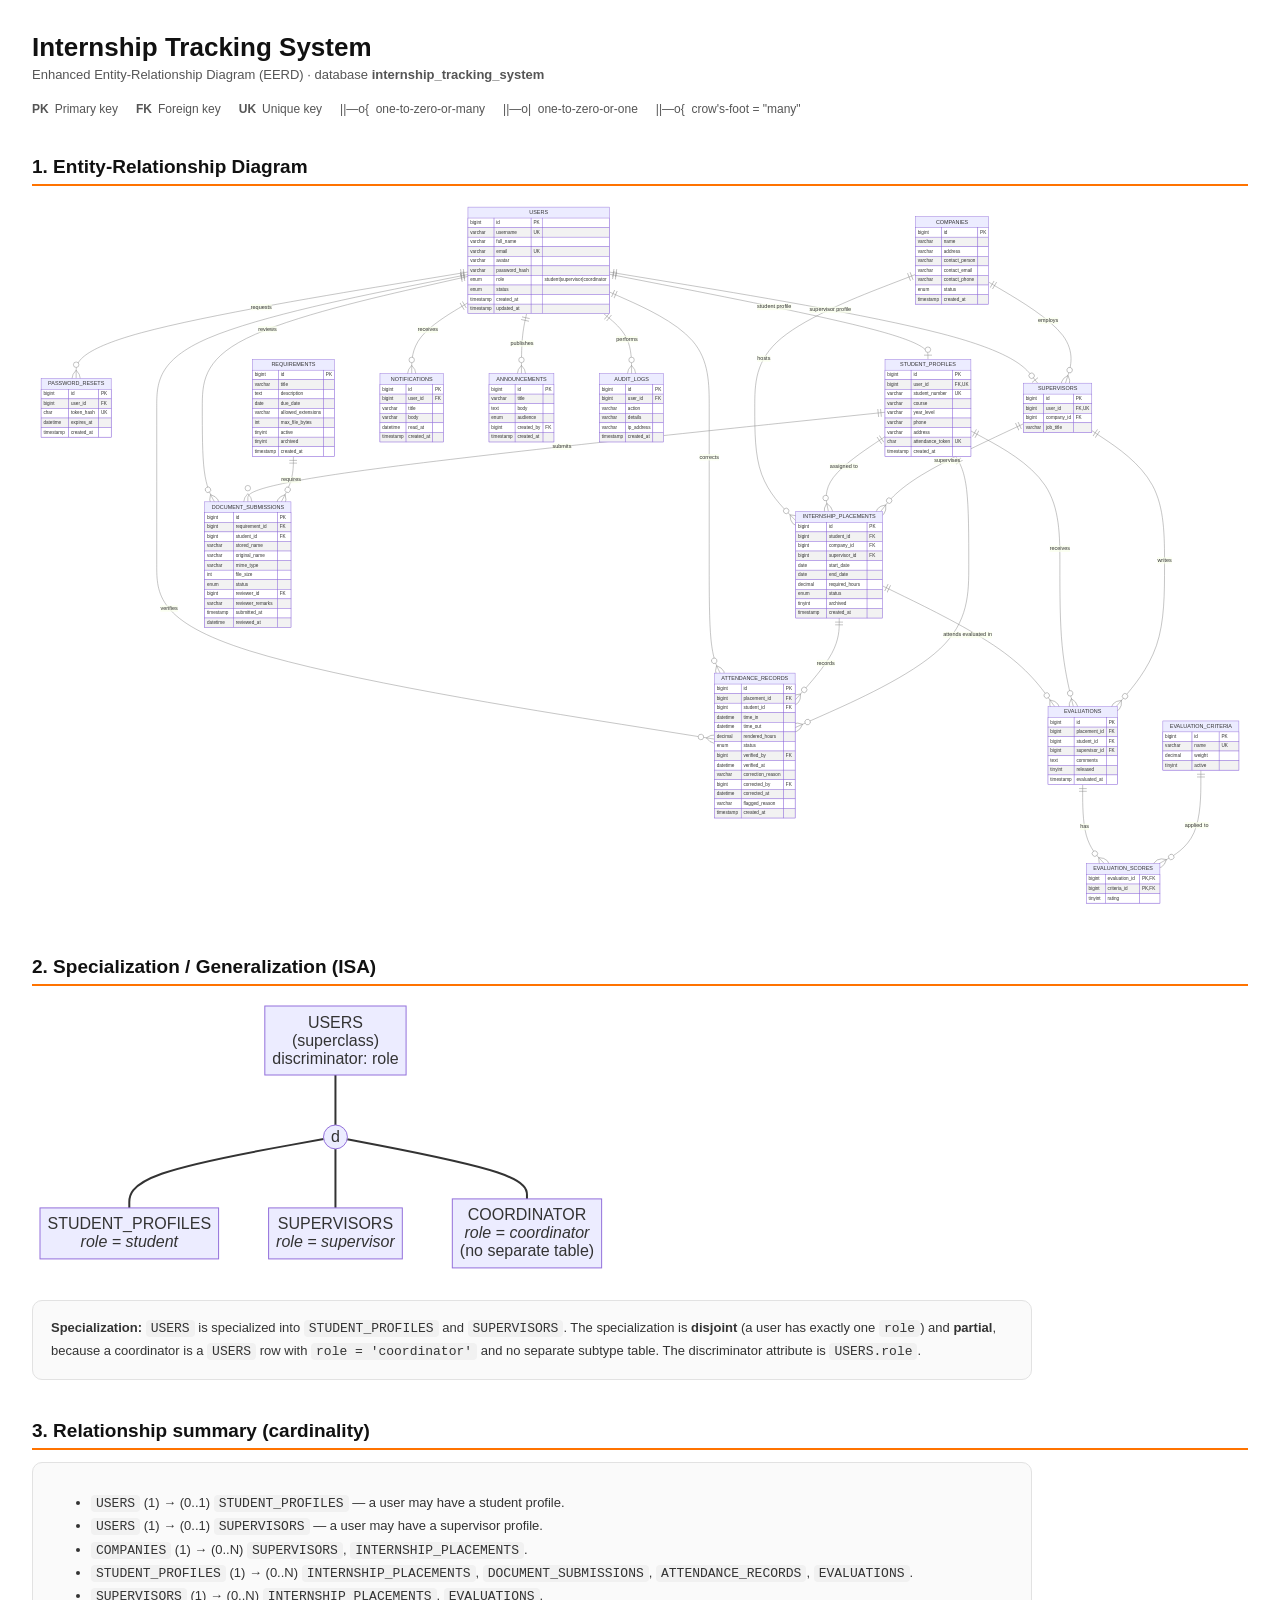
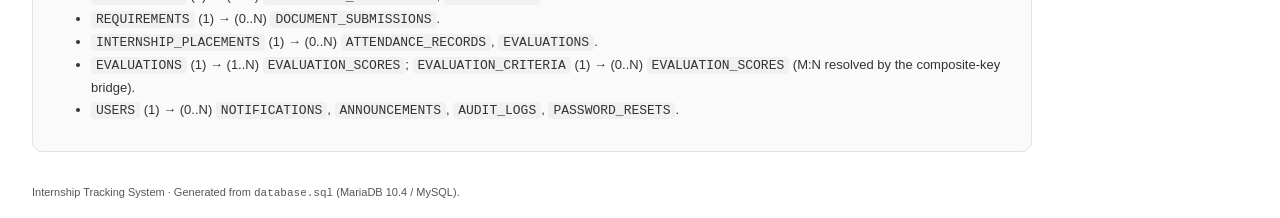
<file: docs/eerd.html>
<!doctype html>
<html lang="en">
<head>
<meta charset="utf-8">
<meta name="viewport" content="width=device-width, initial-scale=1">
<title>Internship Tracking System - EERD</title>
<style>
  :root { --ink:#111; --muted:#555; --line:#e2e2e2; --accent:#ff7300; }
  * { box-sizing: border-box; }
  body { margin: 0; padding: 32px; font-family: Arial, Helvetica, sans-serif; color: var(--ink); background: #fff; }
  h1 { margin: 0 0 4px; font-size: 26px; }
  h2 { margin: 40px 0 12px; font-size: 19px; border-bottom: 2px solid var(--accent); padding-bottom: 6px; }
  .sub { color: var(--muted); font-size: 13px; margin: 0 0 20px; }
  .legend { display: flex; flex-wrap: wrap; gap: 18px; margin: 0 0 22px; font-size: 12px; color: var(--muted); }
  .legend span { display: inline-flex; align-items: center; gap: 6px; }
  .mermaid { margin: 0 0 20px; }
  .note { max-width: 1000px; font-size: 13px; line-height: 1.7; color: #333; background: #fafafa; border: 1px solid var(--line); border-radius: 10px; padding: 16px 18px; }
  .note code { background: #f1f1f1; padding: 1px 5px; border-radius: 4px; }
  footer { margin-top: 34px; color: var(--muted); font-size: 11px; }
</style>
</head>
<body>

<h1>Internship Tracking System</h1>
<p class="sub">Enhanced Entity-Relationship Diagram (EERD) &middot; database <strong>internship_tracking_system</strong></p>

<div class="legend">
  <span><strong>PK</strong> Primary key</span>
  <span><strong>FK</strong> Foreign key</span>
  <span><strong>UK</strong> Unique key</span>
  <span>||&mdash;o{ &nbsp;one-to-zero-or-many</span>
  <span>||&mdash;o| &nbsp;one-to-zero-or-one</span>
  <span>||&mdash;o{ &nbsp;crow's-foot = "many"</span>
</div>

<h2>1. Entity-Relationship Diagram</h2>
<pre class="mermaid">
erDiagram
    USERS {
        bigint id PK
        varchar username UK
        varchar full_name
        varchar email UK
        varchar avatar
        varchar password_hash
        enum role "student|supervisor|coordinator"
        enum status
        timestamp created_at
        timestamp updated_at
    }
    PASSWORD_RESETS {
        bigint id PK
        bigint user_id FK
        char token_hash UK
        datetime expires_at
        timestamp created_at
    }
    STUDENT_PROFILES {
        bigint id PK
        bigint user_id FK,UK
        varchar student_number UK
        varchar course
        varchar year_level
        varchar phone
        varchar address
        char attendance_token UK
        timestamp created_at
    }
    COMPANIES {
        bigint id PK
        varchar name
        varchar address
        varchar contact_person
        varchar contact_email
        varchar contact_phone
        enum status
        timestamp created_at
    }
    SUPERVISORS {
        bigint id PK
        bigint user_id FK,UK
        bigint company_id FK
        varchar job_title
    }
    INTERNSHIP_PLACEMENTS {
        bigint id PK
        bigint student_id FK
        bigint company_id FK
        bigint supervisor_id FK
        date start_date
        date end_date
        decimal required_hours
        enum status
        tinyint archived
        timestamp created_at
    }
    REQUIREMENTS {
        bigint id PK
        varchar title
        text description
        date due_date
        varchar allowed_extensions
        int max_file_bytes
        tinyint active
        tinyint archived
        timestamp created_at
    }
    DOCUMENT_SUBMISSIONS {
        bigint id PK
        bigint requirement_id FK
        bigint student_id FK
        varchar stored_name
        varchar original_name
        varchar mime_type
        int file_size
        enum status
        bigint reviewer_id FK
        varchar reviewer_remarks
        timestamp submitted_at
        datetime reviewed_at
    }
    ATTENDANCE_RECORDS {
        bigint id PK
        bigint placement_id FK
        bigint student_id FK
        datetime time_in
        datetime time_out
        decimal rendered_hours
        enum status
        bigint verified_by FK
        datetime verified_at
        varchar correction_reason
        bigint corrected_by FK
        datetime corrected_at
        varchar flagged_reason
        timestamp created_at
    }
    EVALUATION_CRITERIA {
        bigint id PK
        varchar name UK
        decimal weight
        tinyint active
    }
    EVALUATIONS {
        bigint id PK
        bigint placement_id FK
        bigint student_id FK
        bigint supervisor_id FK
        text comments
        tinyint released
        timestamp evaluated_at
    }
    EVALUATION_SCORES {
        bigint evaluation_id PK,FK
        bigint criteria_id PK,FK
        tinyint rating
    }
    NOTIFICATIONS {
        bigint id PK
        bigint user_id FK
        varchar title
        varchar body
        datetime read_at
        timestamp created_at
    }
    ANNOUNCEMENTS {
        bigint id PK
        varchar title
        text body
        enum audience
        bigint created_by FK
        timestamp created_at
    }
    AUDIT_LOGS {
        bigint id PK
        bigint user_id FK
        varchar action
        varchar details
        varchar ip_address
        timestamp created_at
    }

    USERS ||--o| STUDENT_PROFILES : "student profile"
    USERS ||--o| SUPERVISORS : "supervisor profile"
    USERS ||--o{ PASSWORD_RESETS : "requests"
    USERS ||--o{ NOTIFICATIONS : "receives"
    USERS ||--o{ ANNOUNCEMENTS : "publishes"
    USERS ||--o{ AUDIT_LOGS : "performs"
    USERS ||--o{ DOCUMENT_SUBMISSIONS : "reviews"
    USERS ||--o{ ATTENDANCE_RECORDS : "verifies"
    USERS ||--o{ ATTENDANCE_RECORDS : "corrects"
    COMPANIES ||--o{ SUPERVISORS : "employs"
    COMPANIES ||--o{ INTERNSHIP_PLACEMENTS : "hosts"
    STUDENT_PROFILES ||--o{ INTERNSHIP_PLACEMENTS : "assigned to"
    SUPERVISORS ||--o{ INTERNSHIP_PLACEMENTS : "supervises"
    STUDENT_PROFILES ||--o{ DOCUMENT_SUBMISSIONS : "submits"
    REQUIREMENTS ||--o{ DOCUMENT_SUBMISSIONS : "requires"
    INTERNSHIP_PLACEMENTS ||--o{ ATTENDANCE_RECORDS : "records"
    STUDENT_PROFILES ||--o{ ATTENDANCE_RECORDS : "attends"
    INTERNSHIP_PLACEMENTS ||--o{ EVALUATIONS : "evaluated in"
    STUDENT_PROFILES ||--o{ EVALUATIONS : "receives"
    SUPERVISORS ||--o{ EVALUATIONS : "writes"
    EVALUATIONS ||--o{ EVALUATION_SCORES : "has"
    EVALUATION_CRITERIA ||--o{ EVALUATION_SCORES : "applied to"
</pre>

<h2>2. Specialization / Generalization (ISA)</h2>
<pre class="mermaid">
flowchart TD
    U["USERS<br/>(superclass)<br/>discriminator: role"]
    D(("d"))
    ST["STUDENT_PROFILES<br/><i>role = student</i>"]
    SU["SUPERVISORS<br/><i>role = supervisor</i>"]
    CO["COORDINATOR<br/><i>role = coordinator</i><br/>(no separate table)"]
    U --- D
    D --- ST
    D --- SU
    D --- CO
</pre>
<div class="note">
  <strong>Specialization:</strong> <code>USERS</code> is specialized into <code>STUDENT_PROFILES</code> and
  <code>SUPERVISORS</code>. The specialization is <strong>disjoint</strong> (a user has exactly one
  <code>role</code>) and <strong>partial</strong>, because a coordinator is a <code>USERS</code> row with
  <code>role = 'coordinator'</code> and no separate subtype table. The discriminator attribute is
  <code>USERS.role</code>.
</div>

<h2>3. Relationship summary (cardinality)</h2>
<div class="note">
  <ul>
    <li><code>USERS</code> (1) &rarr; (0..1) <code>STUDENT_PROFILES</code> &mdash; a user may have a student profile.</li>
    <li><code>USERS</code> (1) &rarr; (0..1) <code>SUPERVISORS</code> &mdash; a user may have a supervisor profile.</li>
    <li><code>COMPANIES</code> (1) &rarr; (0..N) <code>SUPERVISORS</code>, <code>INTERNSHIP_PLACEMENTS</code>.</li>
    <li><code>STUDENT_PROFILES</code> (1) &rarr; (0..N) <code>INTERNSHIP_PLACEMENTS</code>, <code>DOCUMENT_SUBMISSIONS</code>, <code>ATTENDANCE_RECORDS</code>, <code>EVALUATIONS</code>.</li>
    <li><code>SUPERVISORS</code> (1) &rarr; (0..N) <code>INTERNSHIP_PLACEMENTS</code>, <code>EVALUATIONS</code>.</li>
    <li><code>REQUIREMENTS</code> (1) &rarr; (0..N) <code>DOCUMENT_SUBMISSIONS</code>.</li>
    <li><code>INTERNSHIP_PLACEMENTS</code> (1) &rarr; (0..N) <code>ATTENDANCE_RECORDS</code>, <code>EVALUATIONS</code>.</li>
    <li><code>EVALUATIONS</code> (1) &rarr; (1..N) <code>EVALUATION_SCORES</code>; <code>EVALUATION_CRITERIA</code> (1) &rarr; (0..N) <code>EVALUATION_SCORES</code> (M:N resolved by the composite-key bridge).</li>
    <li><code>USERS</code> (1) &rarr; (0..N) <code>NOTIFICATIONS</code>, <code>ANNOUNCEMENTS</code>, <code>AUDIT_LOGS</code>, <code>PASSWORD_RESETS</code>.</li>
  </ul>
</div>

<footer>Internship Tracking System &middot; Generated from <code>database.sql</code> (MariaDB 10.4 / MySQL).</footer>

<script src="mermaid.min.js"></script>
<script>
  mermaid.initialize({ startOnLoad: true, securityLevel: 'loose', er: { useMaxWidth: true } });
</script>
</body>
</html>
</file>
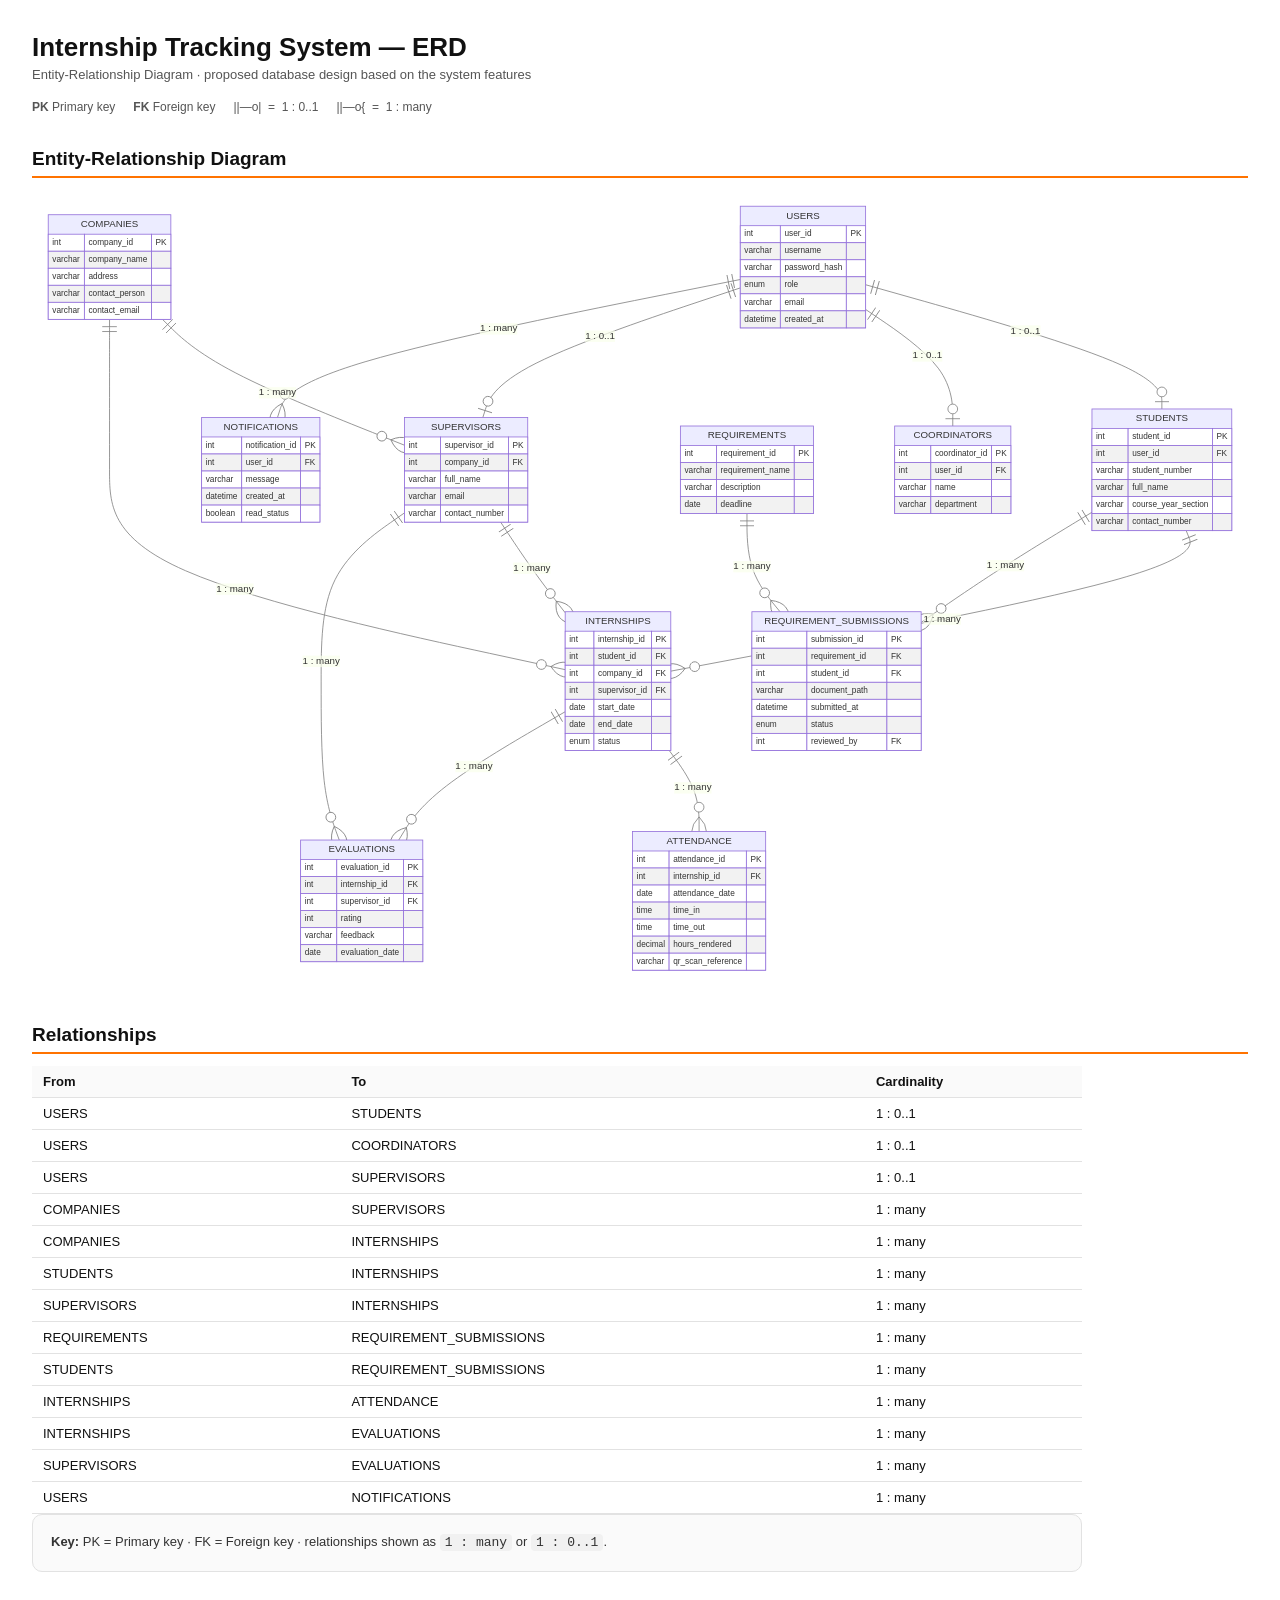
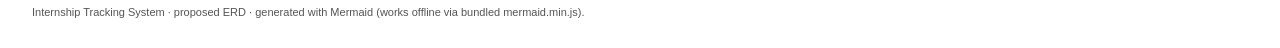
<file: docs/erd.html>
<!doctype html>
<html lang="en">
<head>
<meta charset="utf-8">
<meta name="viewport" content="width=device-width, initial-scale=1">
<title>Internship Tracking System - ERD</title>
<style>
  :root { --ink:#111; --muted:#555; --line:#e2e2e2; --accent:#ff7300; }
  * { box-sizing: border-box; }
  body { margin: 0; padding: 32px; font-family: Arial, Helvetica, sans-serif; color: var(--ink); background: #fff; }
  h1 { margin: 0 0 4px; font-size: 26px; }
  h2 { margin: 34px 0 12px; font-size: 19px; border-bottom: 2px solid var(--accent); padding-bottom: 6px; }
  .sub { color: var(--muted); font-size: 13px; margin: 0 0 18px; }
  .legend { display: flex; flex-wrap: wrap; gap: 18px; margin: 0 0 22px; font-size: 12px; color: var(--muted); }
  .mermaid { margin: 0 0 20px; }
  .note { max-width: 1050px; font-size: 13px; line-height: 1.7; color: #333; background: #fafafa; border: 1px solid var(--line); border-radius: 10px; padding: 16px 18px; margin: 0 0 14px; }
  table { border-collapse: collapse; width: 100%; max-width: 1050px; font-size: 13px; }
  th, td { text-align: left; padding: 8px 11px; border-bottom: 1px solid var(--line); }
  th { background: #fafafa; }
  code { background: #f1f1f1; padding: 1px 5px; border-radius: 4px; }
  footer { margin-top: 34px; color: var(--muted); font-size: 11px; }
</style>
</head>
<body>

<h1>Internship Tracking System — ERD</h1>
<p class="sub">Entity-Relationship Diagram &middot; proposed database design based on the system features</p>

<div class="legend">
  <span><strong>PK</strong> Primary key</span>
  <span><strong>FK</strong> Foreign key</span>
  <span>||&mdash;o| &nbsp;=&nbsp; 1 : 0..1</span>
  <span>||&mdash;o{ &nbsp;=&nbsp; 1 : many</span>
</div>

<h2>Entity-Relationship Diagram</h2>
<pre class="mermaid">
erDiagram
    USERS {
        int user_id PK
        varchar username
        varchar password_hash
        enum role
        varchar email
        datetime created_at
    }
    STUDENTS {
        int student_id PK
        int user_id FK
        varchar student_number
        varchar full_name
        varchar course_year_section
        varchar contact_number
    }
    COORDINATORS {
        int coordinator_id PK
        int user_id FK
        varchar name
        varchar department
    }
    COMPANIES {
        int company_id PK
        varchar company_name
        varchar address
        varchar contact_person
        varchar contact_email
    }
    SUPERVISORS {
        int supervisor_id PK
        int company_id FK
        varchar full_name
        varchar email
        varchar contact_number
    }
    INTERNSHIPS {
        int internship_id PK
        int student_id FK
        int company_id FK
        int supervisor_id FK
        date start_date
        date end_date
        enum status
    }
    REQUIREMENTS {
        int requirement_id PK
        varchar requirement_name
        varchar description
        date deadline
    }
    REQUIREMENT_SUBMISSIONS {
        int submission_id PK
        int requirement_id FK
        int student_id FK
        varchar document_path
        datetime submitted_at
        enum status
        int reviewed_by FK
    }
    ATTENDANCE {
        int attendance_id PK
        int internship_id FK
        date attendance_date
        time time_in
        time time_out
        decimal hours_rendered
        varchar qr_scan_reference
    }
    EVALUATIONS {
        int evaluation_id PK
        int internship_id FK
        int supervisor_id FK
        int rating
        varchar feedback
        date evaluation_date
    }
    NOTIFICATIONS {
        int notification_id PK
        int user_id FK
        varchar message
        datetime created_at
        boolean read_status
    }

    USERS ||--o| STUDENTS : "1 : 0..1"
    USERS ||--o| COORDINATORS : "1 : 0..1"
    USERS ||--o| SUPERVISORS : "1 : 0..1"
    COMPANIES ||--o{ SUPERVISORS : "1 : many"
    COMPANIES ||--o{ INTERNSHIPS : "1 : many"
    STUDENTS ||--o{ INTERNSHIPS : "1 : many"
    SUPERVISORS ||--o{ INTERNSHIPS : "1 : many"
    REQUIREMENTS ||--o{ REQUIREMENT_SUBMISSIONS : "1 : many"
    STUDENTS ||--o{ REQUIREMENT_SUBMISSIONS : "1 : many"
    INTERNSHIPS ||--o{ ATTENDANCE : "1 : many"
    INTERNSHIPS ||--o{ EVALUATIONS : "1 : many"
    SUPERVISORS ||--o{ EVALUATIONS : "1 : many"
    USERS ||--o{ NOTIFICATIONS : "1 : many"
</pre>

<h2>Relationships</h2>
<table>
  <tr><th>From</th><th>To</th><th>Cardinality</th></tr>
  <tr><td>USERS</td><td>STUDENTS</td><td>1 : 0..1</td></tr>
  <tr><td>USERS</td><td>COORDINATORS</td><td>1 : 0..1</td></tr>
  <tr><td>USERS</td><td>SUPERVISORS</td><td>1 : 0..1</td></tr>
  <tr><td>COMPANIES</td><td>SUPERVISORS</td><td>1 : many</td></tr>
  <tr><td>COMPANIES</td><td>INTERNSHIPS</td><td>1 : many</td></tr>
  <tr><td>STUDENTS</td><td>INTERNSHIPS</td><td>1 : many</td></tr>
  <tr><td>SUPERVISORS</td><td>INTERNSHIPS</td><td>1 : many</td></tr>
  <tr><td>REQUIREMENTS</td><td>REQUIREMENT_SUBMISSIONS</td><td>1 : many</td></tr>
  <tr><td>STUDENTS</td><td>REQUIREMENT_SUBMISSIONS</td><td>1 : many</td></tr>
  <tr><td>INTERNSHIPS</td><td>ATTENDANCE</td><td>1 : many</td></tr>
  <tr><td>INTERNSHIPS</td><td>EVALUATIONS</td><td>1 : many</td></tr>
  <tr><td>SUPERVISORS</td><td>EVALUATIONS</td><td>1 : many</td></tr>
  <tr><td>USERS</td><td>NOTIFICATIONS</td><td>1 : many</td></tr>
</table>

<div class="note">
  <strong>Key:</strong> PK = Primary key &middot; FK = Foreign key &middot;
  relationships shown as <code>1 : many</code> or <code>1 : 0..1</code>.
</div>

<footer>Internship Tracking System &middot; proposed ERD &middot; generated with Mermaid (works offline via bundled mermaid.min.js).</footer>

<script src="mermaid.min.js"></script>
<script>
  mermaid.initialize({ startOnLoad: true, securityLevel: 'loose', er: { useMaxWidth: true } });
</script>
</body>
</html>
</file>
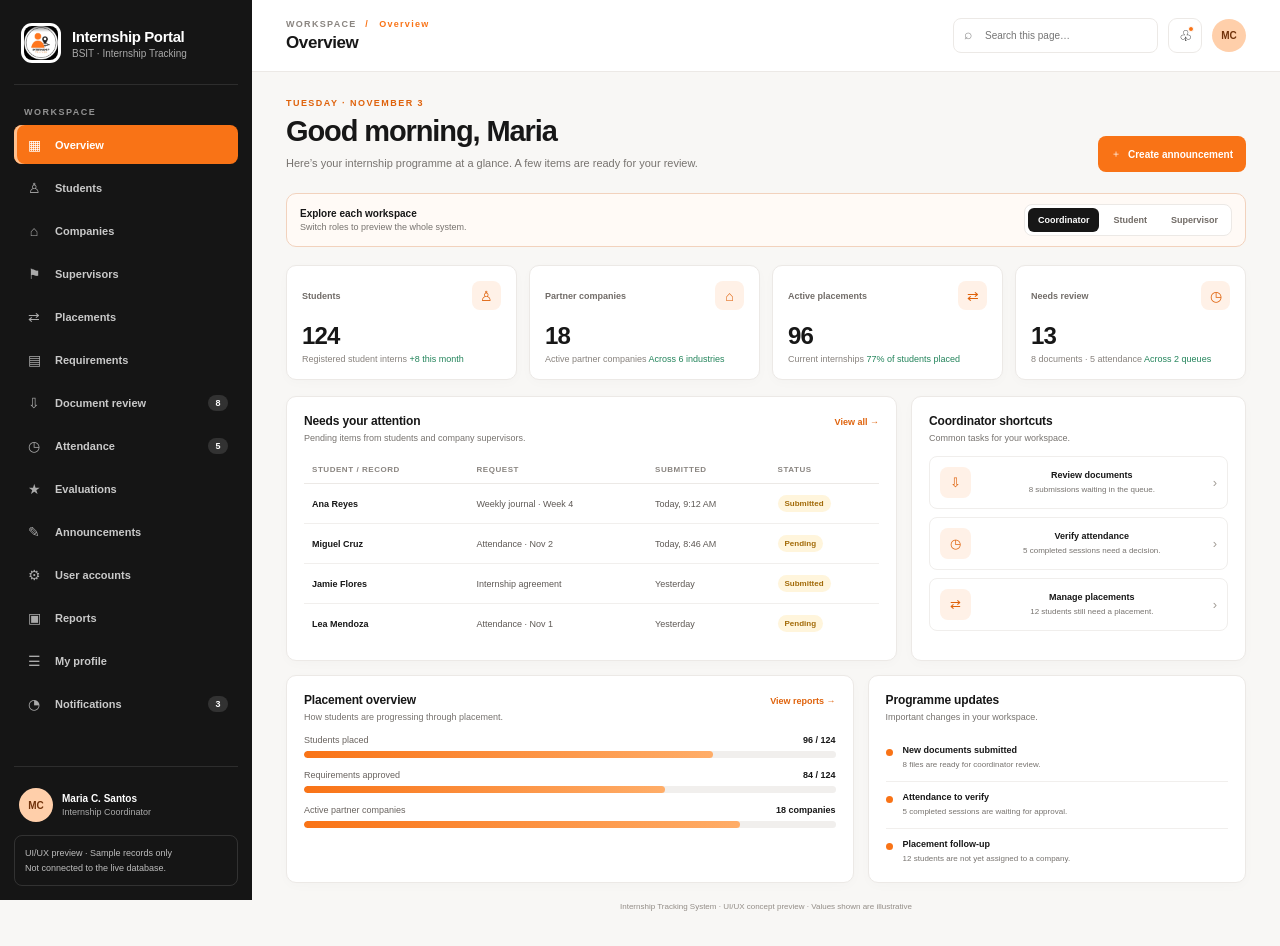
<file: docs/ui-ux-preview.html>
<!doctype html>
<html lang="en">
<head>
  <meta charset="utf-8">
  <meta name="viewport" content="width=device-width, initial-scale=1">
  <meta name="theme-color" content="#111111">
  <title>Internship Tracking System · UI/UX Preview</title>
  <style>
    :root {
      color-scheme: light;
      --orange: #f97316;
      --orange-dark: #df620b;
      --orange-soft: #fff1e7;
      --ink: #171717;
      --muted: #77736f;
      --line: #ece9e6;
      --paper: #fff;
      --canvas: #f8f7f5;
      --green: #23845b;
      --green-soft: #e8f5ee;
      --yellow: #a26a08;
      --yellow-soft: #fff5dc;
      font-family: Inter, "Segoe UI", Arial, sans-serif;
      color: var(--ink);
      background: var(--canvas);
      font-synthesis: none;
      text-rendering: optimizeLegibility;
    }

    * { box-sizing: border-box; }
    body { min-width: 320px; min-height: 100vh; margin: 0; }
    button, input { font: inherit; }
    button { color: inherit; }
    button:focus-visible, input:focus-visible {
      outline: 3px solid #f9731666;
      outline-offset: 2px;
    }
    .app-shell { min-height: 100vh; }
    .sidebar {
      position: fixed;
      inset: 0 auto 0 0;
      z-index: 5;
      display: flex;
      width: 252px;
      flex-direction: column;
      padding: 21px 14px 14px;
      color: #fff;
      background: #151515;
    }
    .brand {
      display: flex;
      align-items: center;
      gap: 11px;
      padding: 2px 7px 21px;
      border-bottom: 1px solid #ffffff1a;
      color: #fff;
      text-decoration: none;
    }
    .brand img { width: 40px; height: 40px; padding: 3px; border-radius: 11px; background: #fff; object-fit: contain; }
    .brand-copy { display: grid; gap: 3px; }
    .brand-copy strong { font-size: 15px; letter-spacing: -.4px; }
    .brand-copy small { color: #aaa; font-size: 10px; }
    .nav-label { padding: 22px 10px 8px; color: #929292; font-size: 9px; font-weight: 800; letter-spacing: 1.5px; }
    .role-nav { display: grid; gap: 4px; overflow-y: auto; }
    .nav-link {
      display: flex;
      min-height: 39px;
      align-items: center;
      gap: 11px;
      padding: 8px 10px;
      border: 0;
      border-radius: 8px;
      color: #c9c9c9;
      background: transparent;
      text-align: left;
      font-size: 11px;
      font-weight: 600;
      cursor: pointer;
    }
    .nav-link:hover { color: #fff; background: #ffffff10; }
    .nav-link.active { color: #fff; background: var(--orange); box-shadow: inset 3px 0 #ffc08e; }
    .nav-icon { display: grid; width: 20px; place-items: center; color: #aaa; font-size: 14px; }
    .nav-link.active .nav-icon { color: #fff; }
    .nav-count { min-width: 20px; margin-left: auto; padding: 3px 6px; border-radius: 20px; color: #fff; background: #ffffff20; text-align: center; font-size: 9px; }
    .sidebar-bottom { margin-top: auto; padding-top: 12px; border-top: 1px solid #ffffff1a; }
    .account { display: flex; align-items: center; gap: 9px; padding: 9px 5px 13px; }
    .avatar { display: grid; width: 34px; height: 34px; flex: 0 0 34px; place-items: center; border-radius: 50%; color: #71320b; background: #ffcfaa; font-size: 10px; font-weight: 800; }
    .account-copy { display: grid; min-width: 0; gap: 3px; }
    .account-copy strong { overflow: hidden; color: #fff; font-size: 10px; text-overflow: ellipsis; white-space: nowrap; }
    .account-copy small { color: #aaa; font-size: 9px; }
    .preview-note { padding: 10px; border: 1px solid #ffffff20; border-radius: 8px; color: #bdbdbd; font-size: 9px; line-height: 1.6; }

    .main { min-height: 100vh; margin-left: 252px; }
    .topbar {
      position: sticky;
      top: 0;
      z-index: 3;
      display: flex;
      min-height: 72px;
      align-items: center;
      justify-content: space-between;
      gap: 18px;
      padding: 12px 34px;
      border-bottom: 1px solid var(--line);
      background: #ffffffed;
      backdrop-filter: blur(12px);
    }
    .crumb { margin: 0 0 4px; color: #8a8580; font-size: 9px; font-weight: 800; letter-spacing: 1.3px; }
    .crumb span { padding: 0 5px; color: var(--orange); }
    .page-title { margin: 0; font-size: 17px; font-weight: 750; letter-spacing: -.4px; }
    .top-actions { display: flex; align-items: center; gap: 10px; }
    .search { position: relative; }
    .search-icon { position: absolute; top: 8px; left: 11px; color: #888; font-size: 14px; }
    .search input { width: 205px; height: 35px; padding: 0 12px 0 31px; border: 1px solid var(--line); border-radius: 8px; background: #fff; font-size: 10px; }
    .icon-button { position: relative; display: grid; width: 35px; height: 35px; place-items: center; border: 1px solid var(--line); border-radius: 9px; background: #fff; font-size: 15px; cursor: pointer; }
    .notification-dot { position: absolute; top: 7px; right: 7px; width: 6px; height: 6px; border: 1px solid #fff; border-radius: 50%; background: var(--orange); }
    .top-avatar { width: 33px; height: 33px; }
    .mobile-menu { display: none; }
    .content { width: min(100%, 1400px); margin: 0 auto; padding: 26px 34px 32px; }
    .welcome-row { display: flex; align-items: flex-end; justify-content: space-between; gap: 20px; margin-bottom: 21px; }
    .eyebrow { margin: 0 0 7px; color: var(--orange-dark); font-size: 9px; font-weight: 800; letter-spacing: 1.45px; text-transform: uppercase; }
    h1 { margin: 0; font-size: clamp(22px, 2.4vw, 29px); letter-spacing: -1.1px; }
    .welcome-copy { margin: 7px 0 0; color: var(--muted); font-size: 11px; line-height: 1.55; }
    .primary-button, .secondary-button {
      display: inline-flex;
      min-height: 36px;
      align-items: center;
      justify-content: center;
      gap: 7px;
      padding: 8px 12px;
      border: 1px solid transparent;
      border-radius: 8px;
      font-size: 10px;
      font-weight: 750;
      cursor: pointer;
      white-space: nowrap;
    }
    .primary-button { color: #fff; background: var(--orange); }
    .primary-button:hover { background: var(--orange-dark); }
    .secondary-button { border-color: var(--line); background: #fff; }
    .secondary-button:hover { border-color: #f2b58b; background: #fffaf6; }

    .role-switcher {
      display: flex;
      align-items: center;
      gap: 11px;
      padding: 10px 13px;
      margin-bottom: 18px;
      border: 1px solid #f2d2bd;
      border-radius: 10px;
      background: #fffaf6;
    }
    .switch-copy { margin-right: auto; }
    .switch-copy strong { display: block; font-size: 10px; }
    .switch-copy small { display: block; margin-top: 3px; color: var(--muted); font-size: 9px; }
    .role-buttons { display: flex; gap: 4px; padding: 3px; border: 1px solid var(--line); border-radius: 8px; background: #fff; }
    .role-button { padding: 7px 10px; border: 0; border-radius: 6px; color: #716b66; background: transparent; font-size: 9px; font-weight: 700; cursor: pointer; }
    .role-button[aria-pressed="true"] { color: #fff; background: var(--ink); }

    .stat-grid { display: grid; grid-template-columns: repeat(4, minmax(0, 1fr)); gap: 12px; margin-bottom: 16px; }
    .stat-card { min-width: 0; padding: 15px; border: 1px solid var(--line); border-radius: 10px; background: var(--paper); box-shadow: 0 3px 12px #17171705; }
    .stat-top { display: flex; align-items: center; justify-content: space-between; gap: 8px; color: #716c68; font-size: 9px; font-weight: 650; }
    .stat-icon { display: grid; width: 29px; height: 29px; place-items: center; border-radius: 8px; color: var(--orange-dark); background: var(--orange-soft); font-size: 14px; }
    .stat-value { display: block; margin-top: 12px; font-size: 24px; font-weight: 760; letter-spacing: -.9px; }
    .stat-meta { display: block; margin-top: 4px; color: #88827d; font-size: 9px; }
    .positive { color: var(--green); }

    .dashboard-grid { display: grid; grid-template-columns: minmax(0, 1.55fr) minmax(250px, .85fr); gap: 14px; margin-bottom: 14px; }
    .panel { min-width: 0; padding: 17px; border: 1px solid var(--line); border-radius: 10px; background: var(--paper); box-shadow: 0 3px 12px #17171705; }
    .panel-heading { display: flex; align-items: flex-start; justify-content: space-between; gap: 12px; margin-bottom: 13px; }
    .panel-heading h2 { margin: 0; font-size: 12px; letter-spacing: -.15px; }
    .panel-heading p { margin: 5px 0 0; color: var(--muted); font-size: 9px; }
    .text-button { padding: 3px 0; border: 0; color: var(--orange-dark); background: transparent; font-size: 9px; font-weight: 750; cursor: pointer; white-space: nowrap; }
    .table-wrap { overflow-x: auto; }
    table { width: 100%; border-collapse: collapse; text-align: left; }
    th { padding: 9px 8px; border-bottom: 1px solid var(--line); color: #8a8580; font-size: 8px; font-weight: 800; letter-spacing: .55px; text-transform: uppercase; white-space: nowrap; }
    td { padding: 11px 8px; border-bottom: 1px solid #f1efed; color: #5e5955; font-size: 9px; vertical-align: middle; }
    tr:last-child td { border-bottom: 0; }
    td strong { color: var(--ink); font-size: 9px; font-weight: 700; }
    .person { display: flex; align-items: center; gap: 8px; min-width: 130px; }
    .person-avatar { display: grid; width: 28px; height: 28px; flex: 0 0 28px; place-items: center; border-radius: 8px; color: #70401f; background: #f7e6d8; font-size: 8px; font-weight: 800; }
    .person-copy { display: grid; gap: 3px; }
    .person-copy small { color: #8a8580; font-size: 8px; }
    .badge { display: inline-flex; align-items: center; gap: 4px; padding: 4px 7px; border-radius: 20px; font-size: 8px; font-weight: 750; white-space: nowrap; }
    .badge.pending, .badge.submitted { color: var(--yellow); background: var(--yellow-soft); }
    .badge.approved, .badge.active { color: var(--green); background: var(--green-soft); }
    .badge.review { color: #6a5bb5; background: #efedff; }
    .badge.neutral { color: #68615c; background: #f0efed; }
    .quick-list { display: grid; gap: 8px; }
    .quick-item { display: flex; align-items: center; gap: 10px; padding: 10px; border: 1px solid #f0eeec; border-radius: 8px; background: #fff; }
    .quick-icon { display: grid; width: 31px; height: 31px; flex: 0 0 31px; place-items: center; border-radius: 8px; color: var(--orange-dark); background: var(--orange-soft); font-size: 13px; }
    .quick-copy { display: grid; flex: 1; gap: 4px; }
    .quick-copy strong { font-size: 9px; }
    .quick-copy small { color: var(--muted); font-size: 8px; line-height: 1.4; }
    .quick-arrow { color: #a29c96; font-size: 13px; }
    .bottom-grid { display: grid; grid-template-columns: minmax(0, 1.2fr) minmax(250px, .8fr); gap: 14px; }
    .progress-block { display: grid; gap: 12px; }
    .progress-row { display: grid; gap: 6px; }
    .progress-label { display: flex; justify-content: space-between; gap: 10px; color: #69635f; font-size: 9px; }
    .progress-label strong { color: var(--ink); font-size: 9px; }
    .progress-track { height: 7px; overflow: hidden; border-radius: 9px; background: #f1efed; }
    .progress-track span { display: block; height: 100%; border-radius: inherit; background: linear-gradient(90deg, var(--orange), #ffad68); }
    .notice-list { display: grid; gap: 0; }
    .notice-item { display: flex; gap: 10px; padding: 10px 0; border-bottom: 1px solid #f1efed; }
    .notice-item:last-child { padding-bottom: 0; border-bottom: 0; }
    .notice-dot { width: 7px; height: 7px; flex: 0 0 7px; margin-top: 4px; border-radius: 50%; background: var(--orange); }
    .notice-copy { display: grid; gap: 4px; }
    .notice-copy strong { font-size: 9px; }
    .notice-copy small { color: var(--muted); font-size: 8px; line-height: 1.5; }
    .footer { padding: 19px 0 3px; color: #938d87; text-align: center; font-size: 8px; }
    .toast { position: fixed; right: 22px; bottom: 20px; z-index: 10; padding: 11px 15px; border: 1px solid #d5e9dd; border-radius: 9px; color: #176345; background: #f0faf4; box-shadow: 0 8px 30px #17171716; font-size: 10px; opacity: 0; pointer-events: none; transform: translateY(8px); transition: opacity .2s, transform .2s; }
    .toast.show { opacity: 1; transform: translateY(0); }

    @media (max-width: 1050px) {
      .content { padding-right: 23px; padding-left: 23px; }
      .topbar { padding-right: 23px; padding-left: 23px; }
      .stat-grid { grid-template-columns: repeat(2, minmax(0, 1fr)); }
      .dashboard-grid, .bottom-grid { grid-template-columns: 1fr; }
    }
    @media (max-width: 700px) {
      .sidebar { width: 248px; transform: translateX(-100%); transition: transform .2s ease; box-shadow: 12px 0 30px #0002; }
      .sidebar.open { transform: translateX(0); }
      .main { margin-left: 0; }
      .topbar { min-height: 64px; padding: 10px 15px; }
      .mobile-menu { display: grid; width: 33px; height: 33px; margin-right: 9px; place-items: center; border: 1px solid var(--line); border-radius: 8px; background: #fff; cursor: pointer; }
      .topbar-title { display: flex; align-items: center; }
      .search input { width: 145px; }
      .topbar .top-avatar { display: none; }
      .content { padding: 21px 15px 25px; }
      .welcome-row { align-items: flex-start; }
      .welcome-row .primary-button { padding: 8px 9px; font-size: 9px; }
      .role-switcher { align-items: flex-start; flex-direction: column; gap: 9px; }
      .role-buttons { width: 100%; }
      .role-button { flex: 1; }
    }
    @media (max-width: 430px) {
      .search input { width: 112px; }
      .top-actions { gap: 6px; }
      .welcome-row { flex-direction: column; }
      .stat-grid { gap: 8px; }
      .stat-card { padding: 12px; }
      .stat-value { font-size: 21px; }
      .panel { padding: 13px; }
    }
  </style>
</head>
<body>
  <div class="app-shell">
    <aside class="sidebar" id="sidebar" aria-label="Main navigation">
      <a class="brand" href="#" aria-label="Internship Tracking System home">
        <img src="../assets/images/logo.png" alt="Internship Tracking System logo">
        <span class="brand-copy"><strong>Internship Portal</strong><small>BSIT · Internship Tracking</small></span>
      </a>
      <div class="nav-label">WORKSPACE</div>
      <nav class="role-nav" id="roleNav"></nav>
      <div class="sidebar-bottom">
        <div class="account">
          <span class="avatar" id="sideAvatar">MC</span>
          <span class="account-copy"><strong id="sideName">Maria C. Santos</strong><small id="sideRole">Internship Coordinator</small></span>
        </div>
        <div class="preview-note">UI/UX preview · Sample records only<br>Not connected to the live database.</div>
      </div>
    </aside>

    <main class="main">
      <header class="topbar">
        <div class="topbar-title">
          <button class="mobile-menu" id="menuToggle" type="button" aria-label="Open navigation">☰</button>
          <div>
            <p class="crumb">WORKSPACE <span>/</span><span id="crumbTitle">Overview</span></p>
            <p class="page-title" id="topTitle">Overview</p>
          </div>
        </div>
        <div class="top-actions">
          <label class="search">
            <span class="search-icon" aria-hidden="true">⌕</span>
            <input id="searchInput" type="search" placeholder="Search this page…" aria-label="Search this page">
          </label>
          <button class="icon-button" id="notificationButton" type="button" aria-label="View notifications">♧<span class="notification-dot"></span></button>
          <span class="avatar top-avatar" id="topAvatar" aria-label="Current user">MC</span>
        </div>
      </header>

      <section class="content">
        <div class="welcome-row">
          <div>
            <p class="eyebrow" id="dateLabel">TUESDAY · NOVEMBER 3</p>
            <h1 id="welcomeTitle">Good morning, Maria</h1>
            <p class="welcome-copy" id="welcomeCopy">Here’s your internship programme at a glance. A few items are ready for your review.</p>
          </div>
          <button class="primary-button" id="primaryAction" type="button"><span aria-hidden="true">＋</span> <span id="primaryLabel">Create announcement</span></button>
        </div>

        <section class="role-switcher" aria-label="Preview another user role">
          <div class="switch-copy"><strong>Explore each workspace</strong><small>Switch roles to preview the whole system.</small></div>
          <div class="role-buttons" role="group" aria-label="Choose a role">
            <button class="role-button" type="button" data-role="coordinator" aria-pressed="true">Coordinator</button>
            <button class="role-button" type="button" data-role="student" aria-pressed="false">Student</button>
            <button class="role-button" type="button" data-role="supervisor" aria-pressed="false">Supervisor</button>
          </div>
        </section>

        <section class="stat-grid" id="statGrid" aria-label="Workspace summary"></section>
        <div class="dashboard-grid">
          <section class="panel">
            <div class="panel-heading">
              <div><h2 id="tableTitle">Needs your attention</h2><p id="tableSubtitle">A single queue for pending programme tasks.</p></div>
              <button class="text-button" id="viewAllButton" type="button">View all <span aria-hidden="true">→</span></button>
            </div>
            <div class="table-wrap">
              <table>
                <thead id="tableHead"></thead>
                <tbody id="tableBody"></tbody>
              </table>
            </div>
          </section>
          <section class="panel">
            <div class="panel-heading"><div><h2 id="quickTitle">Quick actions</h2><p id="quickSubtitle">Common tasks for your workspace.</p></div></div>
            <div class="quick-list" id="quickList"></div>
          </section>
        </div>
        <div class="bottom-grid">
          <section class="panel">
            <div class="panel-heading"><div><h2 id="progressTitle">Programme progress</h2><p id="progressSubtitle">A snapshot of active internship activity.</p></div><button class="text-button" id="reportButton" type="button">View reports →</button></div>
            <div class="progress-block" id="progressBlock"></div>
          </section>
          <section class="panel">
            <div class="panel-heading"><div><h2 id="updatesTitle">Recent updates</h2><p>Important changes in your workspace.</p></div></div>
            <div class="notice-list" id="noticeList"></div>
          </section>
        </div>
        <footer class="footer">Internship Tracking System <span aria-hidden="true">·</span> UI/UX concept preview <span aria-hidden="true">·</span> Values shown are illustrative</footer>
      </section>
    </main>
  </div>
  <div class="toast" id="toast" role="status" aria-live="polite"></div>

  <script>
    const roles = {
      coordinator: {
        label: "Internship Coordinator",
        name: "Maria C. Santos",
        initials: "MC",
        greeting: "Good morning, Maria",
        description: "Here’s your internship programme at a glance. A few items are ready for your review.",
        primary: "Create announcement",
        nav: [["Overview", "▦"], ["Students", "♙"], ["Companies", "⌂"], ["Supervisors", "⚑"], ["Placements", "⇄"], ["Requirements", "▤"], ["Document review", "⇩", 8], ["Attendance", "◷", 5], ["Evaluations", "★"], ["Announcements", "✎"], ["User accounts", "⚙"], ["Reports", "▣"], ["My profile", "☰"], ["Notifications", "◔", 3]],
        stats: [
          ["Students", "124", "Registered student interns", "♙", "+8 this month"],
          ["Partner companies", "18", "Active partner companies", "⌂", "Across 6 industries"],
          ["Active placements", "96", "Current internships", "⇄", "77% of students placed"],
          ["Needs review", "13", "8 documents · 5 attendance", "◷", "Across 2 queues"]
        ],
        tableTitle: "Needs your attention",
        tableSubtitle: "Pending items from students and company supervisors.",
        columns: ["Student / record", "Request", "Submitted", "Status"],
        rows: [
          ["Ana Reyes", "Weekly journal · Week 4", "Today, 9:12 AM", "submitted"],
          ["Miguel Cruz", "Attendance · Nov 2", "Today, 8:46 AM", "pending"],
          ["Jamie Flores", "Internship agreement", "Yesterday", "submitted"],
          ["Lea Mendoza", "Attendance · Nov 1", "Yesterday", "pending"]
        ],
        quickTitle: "Coordinator shortcuts",
        quick: [["⇩", "Review documents", "8 submissions waiting in the queue."], ["◷", "Verify attendance", "5 completed sessions need a decision."], ["⇄", "Manage placements", "12 students still need a placement."]],
        progressTitle: "Placement overview",
        progressSubtitle: "How students are progressing through placement.",
        progress: [["Students placed", 77, "96 / 124"], ["Requirements approved", 68, "84 / 124"], ["Active partner companies", 82, "18 companies"]],
        updatesTitle: "Programme updates",
        updates: [["New documents submitted", "8 files are ready for coordinator review."], ["Attendance to verify", "5 completed sessions are waiting for approval."], ["Placement follow-up", "12 students are not yet assigned to a company."]]
      },
      student: {
        label: "Student Intern",
        name: "Ana M. Reyes",
        initials: "AR",
        greeting: "Good morning, Ana",
        description: "Your internship progress, attendance hours, and upcoming requirements in one place.",
        primary: "Record attendance",
        nav: [["Overview", "▦"], ["My profile", "☰"], ["Placement", "⌂"], ["My QR", "▦"], ["Requirements", "▤"], ["Attendance & hours", "◷"], ["Evaluations", "★"], ["Notifications", "◔", 2]],
        stats: [
          ["Approved hours", "186.5", "Verified sessions only", "◷", "On track"],
          ["Hours remaining", "413.5", "600 hours required", "↗", "31% complete"],
          ["Requirements", "3 / 5", "Approved documents", "▤", "2 need attention"],
          ["Unread updates", "2", "Messages from your team", "◔", "Latest: today"]
        ],
        tableTitle: "Your next steps",
        tableSubtitle: "Stay on top of requirements and attendance reviews.",
        columns: ["Item", "Details", "Due / date", "Status"],
        rows: [
          ["Weekly journal · Week 5", "Upload your latest journal", "Nov 7", "pending"],
          ["Attendance · Nov 2", "8.0 hours · Northstar Labs", "Nov 2", "review"],
          ["Midterm evaluation", "Supervisor feedback", "Nov 14", "neutral"],
          ["Internship agreement", "Reviewed by coordinator", "Oct 27", "approved"]
        ],
        quickTitle: "Your shortcuts",
        quick: [["▤", "Submit a requirement", "Upload a document for coordinator review."], ["▦", "Open my QR code", "Show your code to record attendance."], ["★", "View evaluations", "Read feedback released by your supervisor."]],
        progressTitle: "Internship progress",
        progressSubtitle: "Only approved attendance hours count toward your total.",
        progress: [["Required hours", 31, "186.5 / 600 hrs"], ["Requirements approved", 60, "3 / 5 documents"], ["Placement duration", 48, "About halfway through"]],
        updatesTitle: "Your latest updates",
        updates: [["Journal deadline coming up", "Weekly journal · Week 5 is due November 7."], ["Attendance submitted", "Your November 2 session is waiting for review."], ["Evaluation released", "Your supervisor shared new midterm feedback."]]
      },
      supervisor: {
        label: "Company Supervisor",
        name: "Daniel Lim",
        initials: "DL",
        greeting: "Good morning, Daniel",
        description: "Keep track of your assigned interns, attendance reviews, and evaluation feedback.",
        primary: "Review attendance",
        nav: [["Overview", "▦"], ["Assigned interns", "♙"], ["Attendance review", "◷", 3], ["Evaluations", "★"], ["Notifications", "◔", 1], ["My profile", "☰"]],
        stats: [
          ["Assigned interns", "6", "Active placements", "♙", "Northstar Labs"],
          ["Attendance to verify", "3", "Completed sessions", "◷", "Oldest: yesterday"],
          ["Evaluations due", "2", "Feedback to complete", "★", "Due this week"],
          ["Unread updates", "1", "Programme notification", "◔", "Received today"]
        ],
        tableTitle: "Interns needing follow-up",
        tableSubtitle: "Attendance sessions and evaluations assigned to you.",
        columns: ["Intern / record", "Details", "Date", "Status"],
        rows: [
          ["Ana Reyes", "Attendance · 8.0 hours", "Nov 2", "pending"],
          ["Miguel Cruz", "Attendance · 7.5 hours", "Nov 2", "pending"],
          ["Jamie Flores", "Monthly evaluation", "Due Nov 8", "review"],
          ["Lea Mendoza", "Attendance · 8.0 hours", "Nov 1", "pending"]
        ],
        quickTitle: "Supervisor shortcuts",
        quick: [["◷", "Review attendance", "Approve completed shifts or flag a record."], ["♙", "View assigned interns", "Check student profiles and placement details."], ["★", "Complete an evaluation", "Share structured feedback with an intern."]],
        progressTitle: "Team at a glance",
        progressSubtitle: "Progress for interns assigned to your company.",
        progress: [["Attendance reviews", 50, "3 of 6 sessions complete"], ["Evaluation check-ins", 67, "4 of 6 submitted"], ["Active placements", 100, "6 interns assigned"]],
        updatesTitle: "Supervisor updates",
        updates: [["Attendance needs your review", "3 completed sessions are ready for verification."], ["Evaluation due this week", "Jamie Flores · Monthly evaluation is due November 8."], ["New programme announcement", "Review the updated internship documentation guide."]]
      }
    };

    const pageCopy = {
      "Overview": ["Programme overview", "Your current workspace at a glance."],
      "Students": ["Student directory", "Browse student records and internship progress."],
      "Companies": ["Partner companies", "Manage active internship partner companies."],
      "Supervisors": ["Supervisor directory", "View company supervisors and their assigned interns."],
      "Placements": ["Internship placements", "Track company assignments and placement status."],
      "Requirements": ["Requirements", "Review required documents, deadlines, and submissions."],
      "Document review": ["Document review", "Check files submitted by student interns."],
      "Attendance": ["Attendance review", "Verify attendance sessions and rendered hours."],
      "Attendance & hours": ["Attendance & hours", "Review your attendance records and approved hours."],
      "Attendance review": ["Attendance review", "Review completed sessions for your assigned interns."],
      "Evaluations": ["Evaluations", "Review internship feedback and evaluation records."],
      "Announcements": ["Announcements", "Share programme updates with your internship community."],
      "User accounts": ["User accounts", "Manage access for students and programme staff."],
      "Reports": ["Reports & analytics", "Explore attendance, placement, and requirement summaries."],
      "My profile": ["My profile", "View and update your account information."],
      "Placement": ["My placement", "View your assigned company, supervisor, and schedule."],
      "My QR": ["My attendance QR", "Show your personal code to your supervisor when recording attendance."],
      "Assigned interns": ["Assigned interns", "See the interns assigned to your company account."],
      "Notifications": ["Notifications", "Review important updates from your internship programme."]
    };

    let activeRole = "coordinator";
    let activePage = "Overview";
    let toastTimer;

    function escapeHTML(value) {
      return String(value).replace(/[&<>"']/g, char => ({
        "&": "&amp;", "<": "&lt;", ">": "&gt;", '"': "&quot;", "'": "&#39;"
      })[char]);
    }

    function initials(name) {
      return name.split(" ").map(part => part[0]).slice(0, 2).join("");
    }

    function renderNavigation(role) {
      const data = roles[role];
      document.getElementById("roleNav").innerHTML = data.nav.map(([label, icon, count]) => `
        <button class="nav-link${label === activePage ? " active" : ""}" type="button" data-page="${escapeHTML(label)}" aria-current="${label === activePage ? "page" : "false"}">
          <span class="nav-icon" aria-hidden="true">${icon}</span><span>${escapeHTML(label)}</span>${count ? `<span class="nav-count">${count}</span>` : ""}
        </button>`).join("");
    }

    function renderRows(role, searchTerm) {
      const data = roles[role];
      const rows = data.rows.filter(row => row.join(" ").toLowerCase().includes(searchTerm));
      document.getElementById("tableHead").innerHTML = `<tr>${data.columns.map(column => `<th>${escapeHTML(column)}</th>`).join("")}</tr>`;
      document.getElementById("tableBody").innerHTML = rows.length
        ? rows.map(row => `<tr>${row.map((cell, index) => {
          if (index === 0) return `<td><strong>${escapeHTML(cell)}</strong></td>`;
          const status = ["pending", "submitted", "approved", "active", "review"].includes(cell.toLowerCase());
          return `<td>${status ? `<span class="badge ${escapeHTML(cell.toLowerCase())}">${escapeHTML(cell === "review" ? "In review" : cell[0].toUpperCase() + cell.slice(1))}</span>` : escapeHTML(cell)}</td>`;
        }).join("")}</tr>`).join("")
        : `<tr><td colspan="${data.columns.length}" style="padding:22px;text-align:center;color:#888">No matching records.</td></tr>`;
    }

    function render(role = activeRole) {
      activeRole = role;
      const data = roles[role];
      const labels = document.querySelectorAll(".role-button");
      labels.forEach(button => button.setAttribute("aria-pressed", String(button.dataset.role === role)));
      document.getElementById("sideName").textContent = data.name;
      document.getElementById("sideRole").textContent = data.label;
      document.getElementById("sideAvatar").textContent = data.initials;
      document.getElementById("topAvatar").textContent = data.initials;
      document.getElementById("welcomeTitle").textContent = data.greeting;
      document.getElementById("welcomeCopy").textContent = data.description;
      document.getElementById("primaryLabel").textContent = data.primary;
      renderNavigation(role);

      document.getElementById("statGrid").innerHTML = data.stats.map(([label, value, meta, icon, footnote]) => `
        <article class="stat-card">
          <div class="stat-top"><span>${escapeHTML(label)}</span><span class="stat-icon" aria-hidden="true">${icon}</span></div>
          <strong class="stat-value">${escapeHTML(value)}</strong>
          <span class="stat-meta">${escapeHTML(meta)} <span class="positive">${escapeHTML(footnote)}</span></span>
        </article>`).join("");

      document.getElementById("tableTitle").textContent = data.tableTitle;
      document.getElementById("tableSubtitle").textContent = data.tableSubtitle;
      document.getElementById("quickTitle").textContent = data.quickTitle;
      document.getElementById("quickSubtitle").textContent = "Common tasks for your workspace.";
      document.getElementById("progressTitle").textContent = data.progressTitle;
      document.getElementById("progressSubtitle").textContent = data.progressSubtitle;
      document.getElementById("updatesTitle").textContent = role === "student" ? "Your latest updates" : role === "supervisor" ? "Supervisor updates" : "Programme updates";
      document.getElementById("reportButton").hidden = role !== "coordinator";

      document.getElementById("quickList").innerHTML = data.quick.map(([icon, title, caption]) => `
        <button class="quick-item" type="button" data-message="${escapeHTML(title)}">
          <span class="quick-icon" aria-hidden="true">${icon}</span><span class="quick-copy"><strong>${escapeHTML(title)}</strong><small>${escapeHTML(caption)}</small></span><span class="quick-arrow" aria-hidden="true">›</span>
        </button>`).join("");
      document.getElementById("progressBlock").innerHTML = data.progress.map(([label, value, detail]) => `
        <div class="progress-row"><div class="progress-label"><span>${escapeHTML(label)}</span><strong>${escapeHTML(detail)}</strong></div><div class="progress-track" role="progressbar" aria-label="${escapeHTML(label)}" aria-valuenow="${value}" aria-valuemin="0" aria-valuemax="100"><span style="width:${value}%"></span></div></div>`).join("");
      document.getElementById("noticeList").innerHTML = data.updates.map(([title, detail]) => `
        <div class="notice-item"><span class="notice-dot" aria-hidden="true"></span><span class="notice-copy"><strong>${escapeHTML(title)}</strong><small>${escapeHTML(detail)}</small></span></div>`).join("");

      const page = pageCopy[activePage] || pageCopy.Overview;
      document.getElementById("crumbTitle").textContent = activePage;
      document.getElementById("topTitle").textContent = activePage;
      document.getElementById("welcomeCopy").textContent = activePage === "Overview"
        ? data.description
        : `${page[1]} This interactive preview uses sample data.`;
      renderRows(role, document.getElementById("searchInput").value.trim().toLowerCase());
    }

    function showToast(message) {
      const toast = document.getElementById("toast");
      toast.textContent = message;
      toast.classList.add("show");
      window.clearTimeout(toastTimer);
      toastTimer = window.setTimeout(() => toast.classList.remove("show"), 2400);
    }

    document.querySelector(".role-buttons").addEventListener("click", event => {
      const button = event.target.closest("[data-role]");
      if (!button) return;
      activePage = "Overview";
      render(button.dataset.role);
    });

    document.getElementById("roleNav").addEventListener("click", event => {
      const button = event.target.closest("[data-page]");
      if (!button) return;
      activePage = button.dataset.page;
      render();
      document.getElementById("sidebar").classList.remove("open");
    });

    document.getElementById("searchInput").addEventListener("input", event => {
      renderRows(activeRole, event.target.value.trim().toLowerCase());
    });

    document.getElementById("primaryAction").addEventListener("click", () => showToast(`${roles[activeRole].primary} · preview action`));
    document.getElementById("viewAllButton").addEventListener("click", () => showToast("You're viewing all sample items."));
    document.getElementById("reportButton").addEventListener("click", () => {
      activePage = "Reports";
      render();
    });
    document.getElementById("notificationButton").addEventListener("click", () => {
      activePage = "Notifications";
      render();
    });
    document.getElementById("quickList").addEventListener("click", event => {
      const item = event.target.closest("[data-message]");
      if (item) showToast(`${item.dataset.message} · preview action`);
    });
    document.getElementById("menuToggle").addEventListener("click", () => {
      document.getElementById("sidebar").classList.toggle("open");
    });

    render();
  </script>
</body>
</html>
</file>
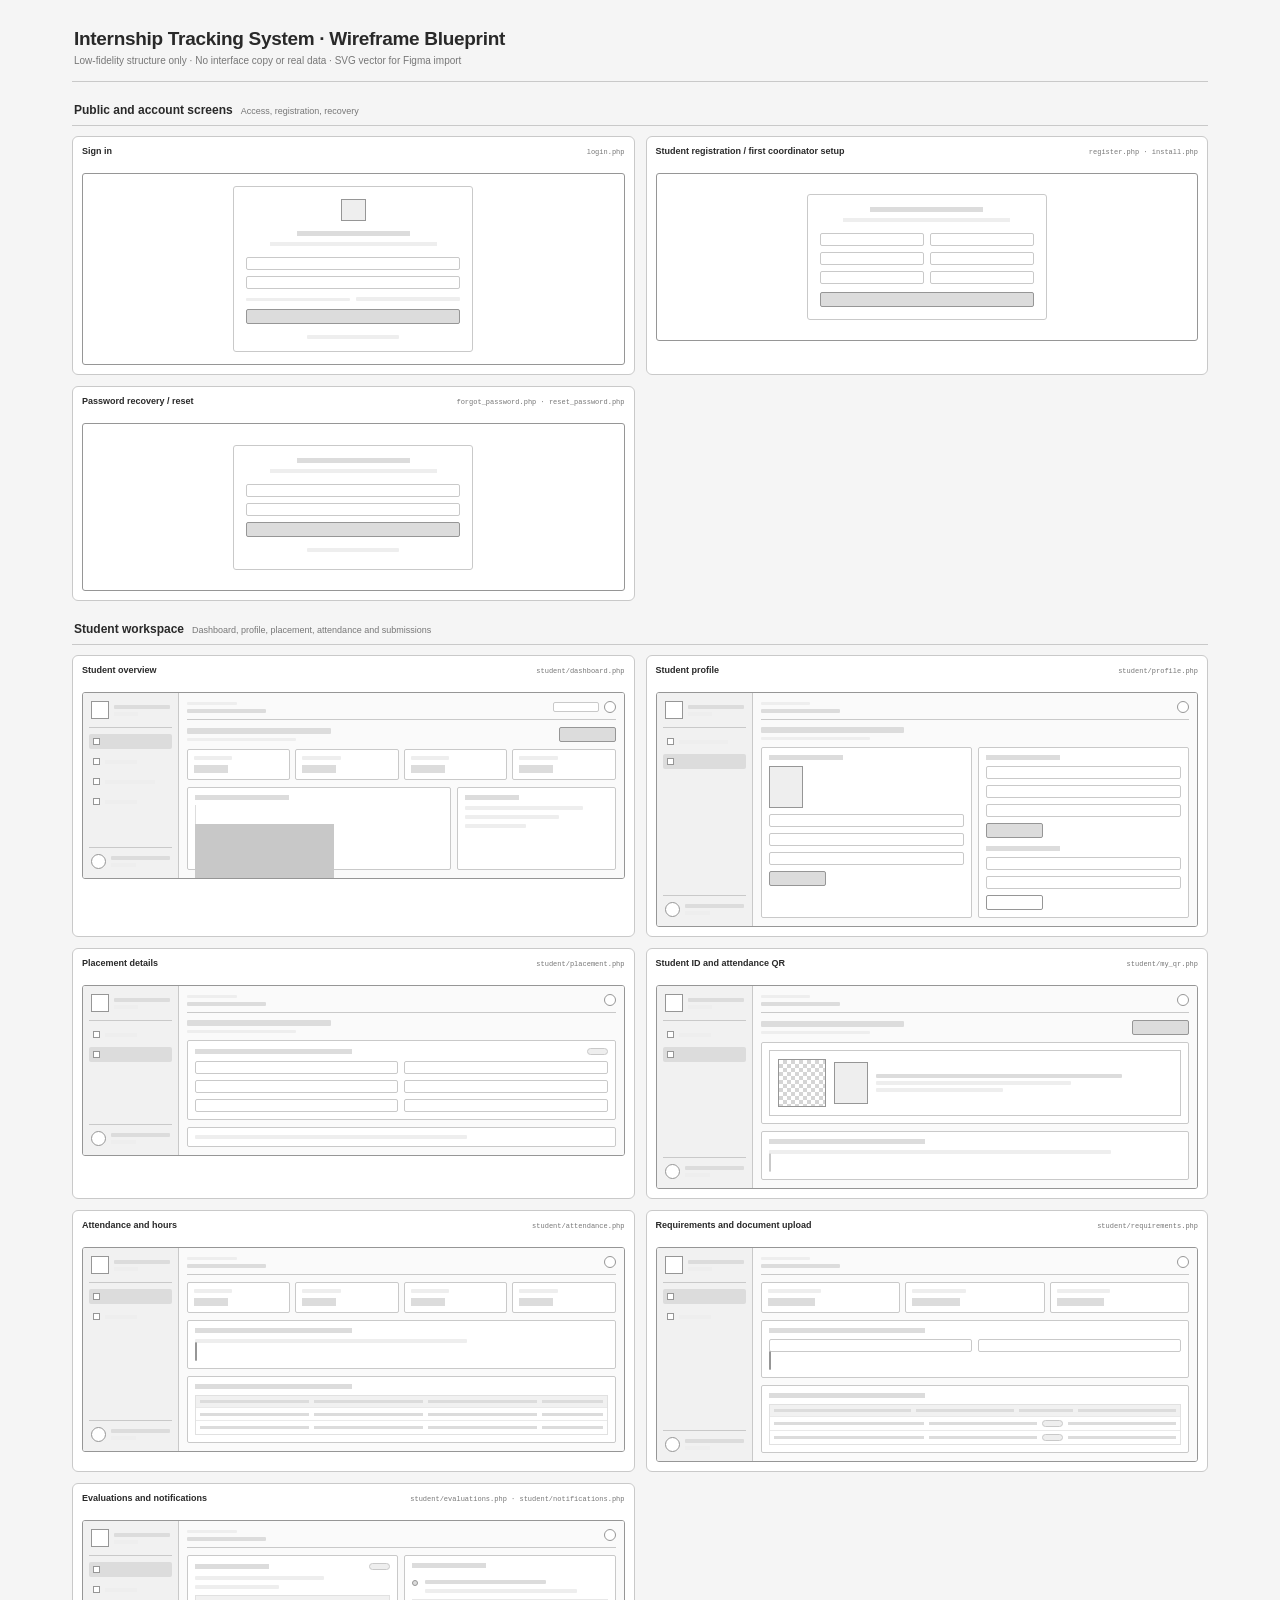
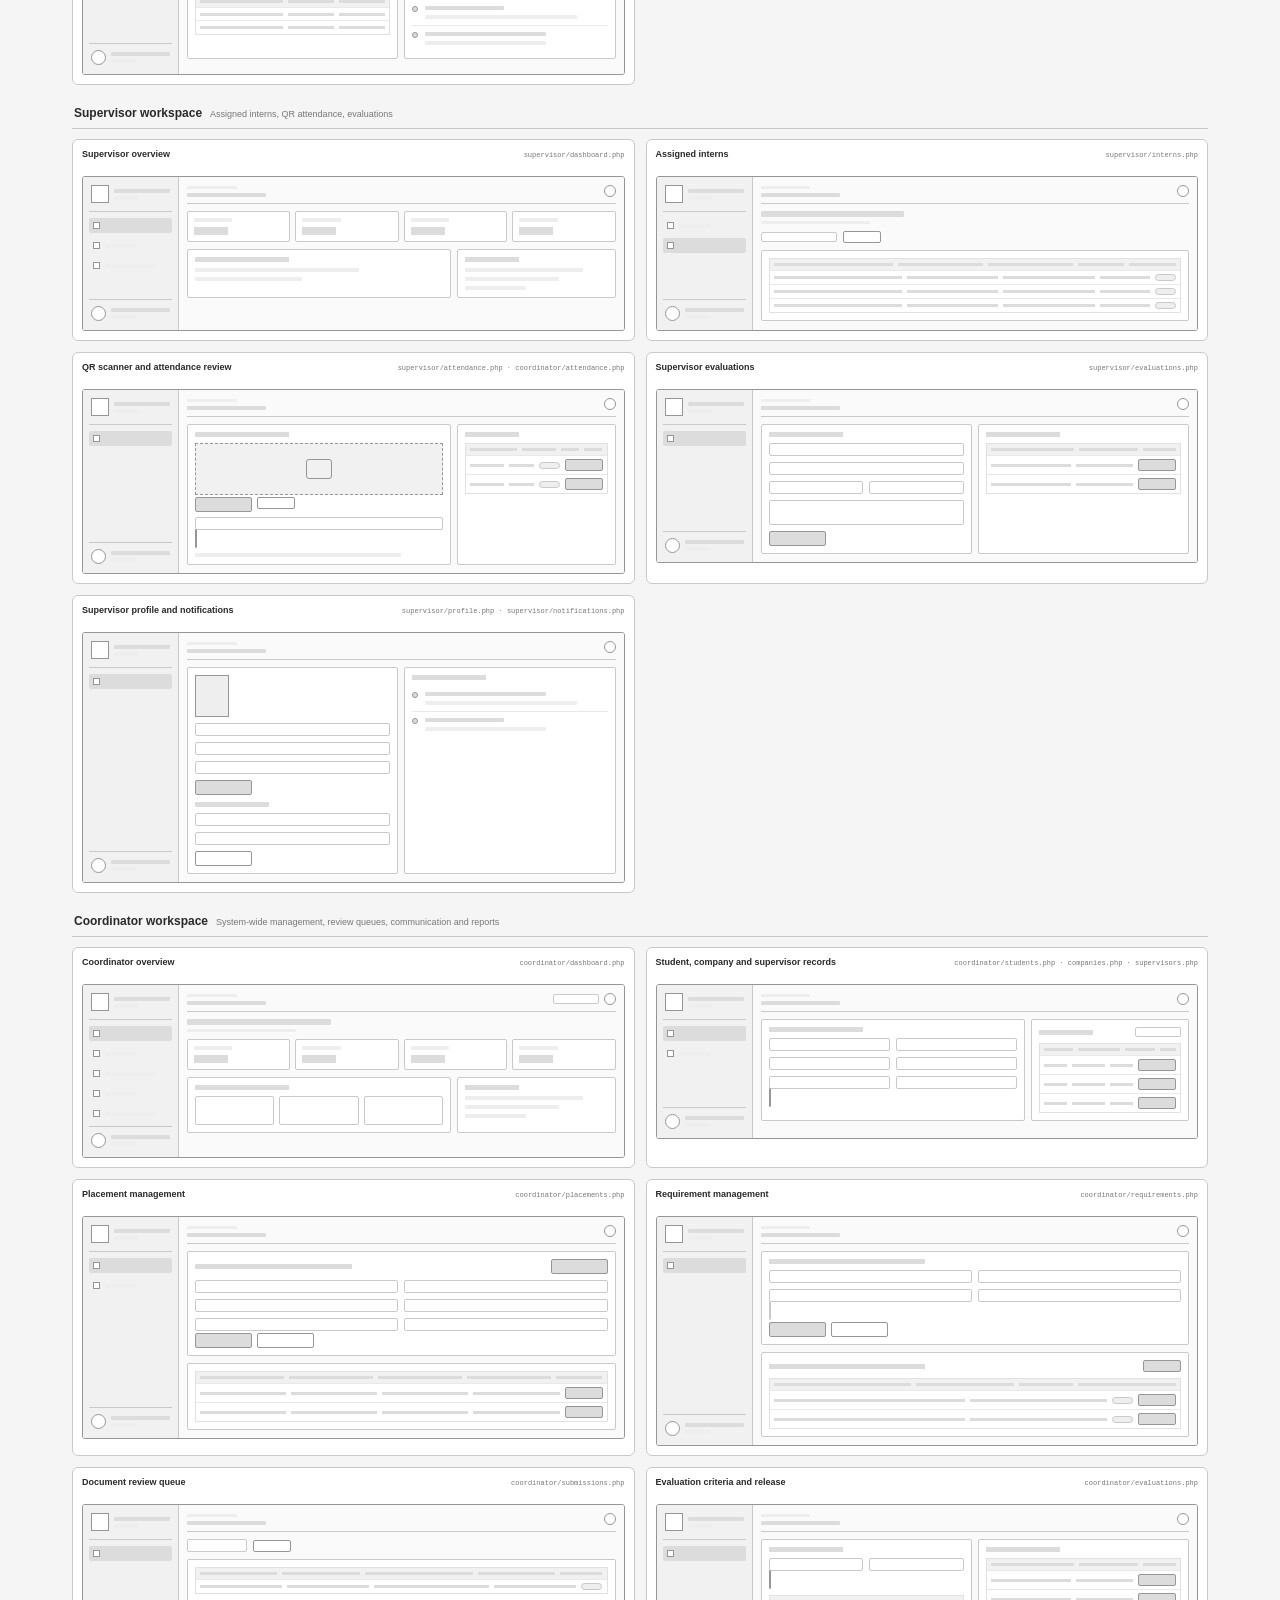
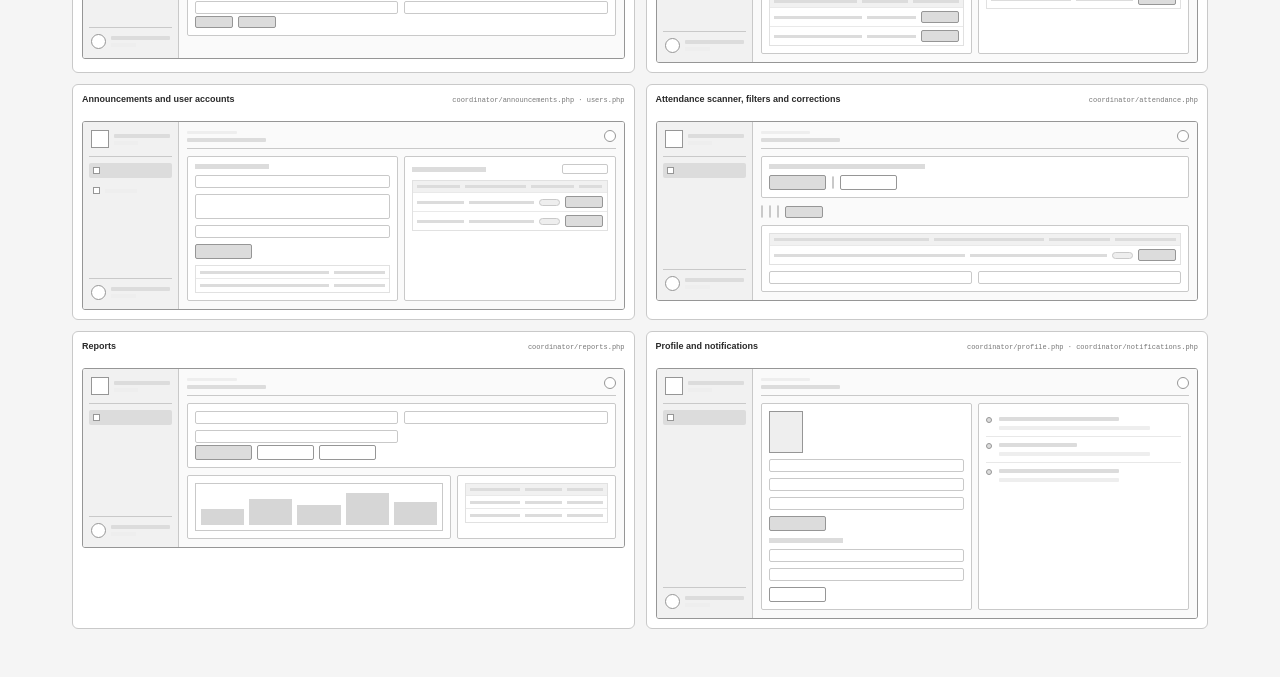
<file: docs/wireframes.html>
<!doctype html>
<html lang="en">
<head>
  <meta charset="utf-8">
  <meta name="viewport" content="width=device-width, initial-scale=1">
  <meta name="description" content="Simple low-fidelity blueprint wireframes based on the Internship Tracking System.">
  <title>Internship Tracking System · Wireframe Blueprint</title>
  <style>
    :root {
      --ink: #292929;
      --line: #c9c9c9;
      --line-strong: #969696;
      --fill: #eeeeee;
      --fill-dark: #dcdcdc;
      --paper: #fff;
      --board: #f5f5f5;
      font-family: Arial, Helvetica, sans-serif;
      color: var(--ink);
      background: var(--board);
      font-synthesis: none;
    }

    * { box-sizing: border-box; }
    body { margin: 0; }
    .sheet { width: min(1180px, 100%); margin: 0 auto; padding: 28px 22px 48px; }
    .sheet-head { padding: 0 2px 15px; border-bottom: 1px solid var(--line); }
    .sheet-head h1 { margin: 0; font-size: 19px; font-weight: 700; letter-spacing: -.3px; }
    .sheet-head p { margin: 5px 0 0; color: #777; font-size: 10px; }
    .group { margin-top: 21px; }
    .group-title { display: flex; align-items: baseline; gap: 8px; padding: 0 2px 8px; border-bottom: 1px solid var(--line); }
    .group-title h2 { margin: 0; font-size: 12px; }
    .group-title span { color: #777; font-size: 9px; }
    .grid { display: grid; grid-template-columns: repeat(2, minmax(0, 1fr)); gap: 11px; margin-top: 10px; }
    .wire-card { min-width: 0; padding: 9px; border: 1px solid var(--line); border-radius: 6px; background: var(--paper); break-inside: avoid; }
    .wire-caption { display: flex; justify-content: space-between; gap: 8px; align-items: baseline; min-height: 20px; margin-bottom: 7px; }
    .wire-caption strong { font-size: 9px; }
    .wire-caption code { color: #777; font-family: Consolas, monospace; font-size: 7px; text-align: right; overflow-wrap: anywhere; }
    .screen { display: flex; min-height: 155px; overflow: hidden; border: 1px solid var(--line-strong); border-radius: 3px; background: #fff; }
    .screen.auth { min-height: 168px; align-items: center; justify-content: center; padding: 12px; }
    .auth-card { width: min(240px, 100%); padding: 12px; border: 1px solid var(--line); border-radius: 3px; }
    .brand-mark { width: 25px; height: 22px; margin: 0 auto 10px; border: 1px solid var(--line-strong); background: var(--fill); }
    .auth-line { width: 53%; height: 5px; margin: 0 auto 6px; background: var(--fill-dark); }
    .auth-line.wide { width: 78%; height: 4px; margin-bottom: 11px; background: var(--fill); }
    .sidebar { display: flex; width: 96px; flex: 0 0 96px; flex-direction: column; gap: 5px; padding: 8px 6px; border-right: 1px solid var(--line); background: #f1f1f1; }
    .brand-row { display: flex; align-items: center; gap: 5px; padding: 0 2px 8px; margin-bottom: 1px; border-bottom: 1px solid var(--line); }
    .brand-square { width: 18px; height: 18px; flex: 0 0 18px; border: 1px solid var(--line-strong); background: #fff; }
    .brand-text { display: grid; flex: 1; gap: 3px; }
    .nav-item { display: flex; align-items: center; gap: 5px; min-height: 15px; padding: 3px 4px; border-radius: 2px; }
    .nav-item.current { background: var(--fill-dark); }
    .nav-icon { width: 7px; height: 7px; flex: 0 0 7px; border: 1px solid var(--line-strong); background: #fff; }
    .nav-label { width: 58%; }
    .nav-label.long { width: 78%; }
    .sidebar-bottom { display: flex; align-items: center; gap: 5px; padding: 6px 2px 1px; margin-top: auto; border-top: 1px solid var(--line); }
    .avatar { width: 15px; height: 15px; flex: 0 0 15px; border: 1px solid var(--line-strong); border-radius: 50%; background: #fff; }
    .profile-lines { display: grid; flex: 1; gap: 3px; }
    .main { display: flex; flex: 1; flex-direction: column; gap: 7px; min-width: 0; padding: 8px; background: #fafafa; }
    .topbar { display: flex; min-height: 14px; align-items: center; justify-content: space-between; gap: 8px; padding-bottom: 6px; border-bottom: 1px solid var(--line); }
    .top-left { display: grid; width: 43%; gap: 4px; }
    .top-right { display: flex; align-items: center; gap: 5px; }
    .search-box { width: 46px; height: 10px; border: 1px solid var(--line); border-radius: 2px; background: #fff; }
    .circle { width: 12px; height: 12px; border: 1px solid var(--line-strong); border-radius: 50%; background: #fff; }
    .heading-row { display: flex; align-items: center; justify-content: space-between; gap: 7px; }
    .heading-lines { display: grid; width: 48%; gap: 4px; }
    .button-placeholder { width: 57px; height: 15px; border: 1px solid var(--line-strong); border-radius: 2px; background: var(--fill-dark); }
    .button-placeholder.small { width: 38px; height: 12px; }
    .button-placeholder.outline { background: #fff; }
    .line { display: block; width: 100%; height: 4px; border-radius: 1px; background: var(--fill-dark); }
    .line.light { background: var(--fill); }
    .line.xs { width: 27%; height: 3px; }
    .line.sm { width: 43%; }
    .line.md { width: 66%; }
    .line.lg { width: 83%; }
    .line.title { width: 70%; height: 6px; }
    .line.subtitle { width: 53%; height: 3px; }
    .cards { display: grid; grid-template-columns: repeat(4, minmax(0, 1fr)); gap: 5px; }
    .cards.three { grid-template-columns: repeat(3, minmax(0, 1fr)); }
    .cards.two { grid-template-columns: repeat(2, minmax(0, 1fr)); }
    .stat { display: grid; gap: 5px; min-height: 29px; padding: 6px; border: 1px solid var(--line); border-radius: 2px; background: #fff; }
    .stat-value { width: 38%; height: 8px; background: var(--fill-dark); }
    .panel { min-width: 0; padding: 7px; border: 1px solid var(--line); border-radius: 2px; background: #fff; }
    .panel-head { display: flex; align-items: center; justify-content: space-between; gap: 6px; margin-bottom: 6px; }
    .panel-title { width: 38%; height: 5px; background: var(--fill-dark); }
    .rows { display: grid; gap: 5px; }
    .row { display: flex; align-items: center; gap: 6px; min-height: 8px; }
    .row .line { flex: 1; }
    .table { display: grid; gap: 0; border: 1px solid #e1e1e1; }
    .table-row { display: flex; align-items: center; gap: 5px; min-height: 13px; padding: 3px 4px; border-bottom: 1px solid #e9e9e9; }
    .table-row:last-child { border-bottom: 0; }
    .table-row.head { min-height: 12px; background: #f1f1f1; }
    .cell { flex: 1; height: 3px; background: var(--fill-dark); }
    .cell.short { flex: .55; }
    .cell.long { flex: 1.4; }
    .tag-placeholder { width: 21px; height: 7px; border: 1px solid var(--line); border-radius: 6px; background: var(--fill); }
    .columns { display: grid; grid-template-columns: 1.25fr .75fr; gap: 6px; min-width: 0; }
    .columns.equal { grid-template-columns: 1fr 1fr; }
    .form { display: grid; gap: 6px; }
    .field { display: grid; gap: 3px; }
    .input { height: 13px; border: 1px solid var(--line); border-radius: 2px; background: #fff; }
    .input.large { height: 25px; }
    .form-grid { display: grid; grid-template-columns: 1fr 1fr; gap: 6px; }
    .form-actions { display: flex; gap: 5px; margin-top: 2px; }
    .progress { height: 5px; overflow: hidden; border: 1px solid #ddd; border-radius: 6px; background: #f3f3f3; }
    .progress span { display: block; width: 56%; height: 100%; background: #c8c8c8; }
    .qr-area { display: flex; align-items: center; gap: 9px; }
    .qr { width: 48px; height: 48px; flex: 0 0 48px; border: 1px solid var(--line-strong); background: repeating-conic-gradient(#d5d5d5 0 25%, #fff 0 50%) 0 0 / 8px 8px; }
    .id-card { display: flex; align-items: center; gap: 8px; padding: 8px; border: 1px solid var(--line); background: #fff; }
    .id-photo { width: 34px; height: 42px; border: 1px solid var(--line-strong); background: var(--fill); }
    .camera { display: grid; min-height: 52px; place-items: center; border: 1px dashed var(--line-strong); background: #f1f1f1; }
    .camera::after { width: 24px; height: 18px; border: 1px solid var(--line-strong); border-radius: 3px; content: ""; }
    .chart { display: flex; height: 48px; align-items: flex-end; gap: 5px; padding: 5px; border: 1px solid var(--line); background: #fff; }
    .bar { flex: 1; height: 45%; background: #d6d6d6; }
    .bar:nth-child(2) { height: 73%; }
    .bar:nth-child(3) { height: 56%; }
    .bar:nth-child(4) { height: 88%; }
    .bar:nth-child(5) { height: 64%; }
    .notify { display: grid; grid-template-columns: 7px 1fr; gap: 6px; padding: 6px 0; border-bottom: 1px solid #e8e8e8; }
    .notify:last-child { border-bottom: 0; }
    .dot { width: 6px; height: 6px; border: 1px solid var(--line-strong); border-radius: 50%; background: var(--fill-dark); }
    .blank { min-height: 30px; border: 1px dashed var(--line); background: #fcfcfc; }
    .footer-lines { display: flex; align-items: center; justify-content: space-between; gap: 8px; padding-top: 5px; }
    .wide-page { min-width: 0; }

    @media (max-width: 720px) {
      .sheet { padding: 18px 11px 32px; }
      .grid { grid-template-columns: 1fr; }
      .wire-card { padding: 8px; }
      .screen { min-height: 148px; }
      .sidebar { width: 84px; flex-basis: 84px; }
    }
    @media print {
      :root { background: #fff; }
      .sheet { width: 100%; padding: 0; }
      .grid { grid-template-columns: repeat(2, minmax(0, 1fr)); }
      .wire-card { break-inside: avoid; }
      .group { break-before: auto; }
    }
  </style>
</head>
<body>
  <main class="sheet">
    <header class="sheet-head">
      <h1>Internship Tracking System · Wireframe Blueprint</h1>
      <p>Low-fidelity structure only · No interface copy or real data · SVG vector for Figma import</p>
    </header>

    <section class="group" aria-labelledby="public-title">
      <div class="group-title"><h2 id="public-title">Public and account screens</h2><span>Access, registration, recovery</span></div>
      <div class="grid">
        <article class="wire-card">
          <div class="wire-caption"><strong>Sign in</strong><code>login.php</code></div>
          <div class="screen auth">
            <div class="auth-card">
              <div class="brand-mark"></div><div class="auth-line"></div><div class="auth-line wide"></div>
              <div class="form"><div class="input"></div><div class="input"></div><div class="row"><i class="line xs light"></i><i class="line sm light"></i></div><div class="button-placeholder" style="width:100%"></div><div class="line sm light" style="margin:5px auto 0"></div></div>
            </div>
          </div>
        </article>
        <article class="wire-card">
          <div class="wire-caption"><strong>Student registration / first coordinator setup</strong><code>register.php · install.php</code></div>
          <div class="screen auth">
            <div class="auth-card"><div class="auth-line"></div><div class="auth-line wide"></div><div class="form-grid"><div class="input"></div><div class="input"></div><div class="input"></div><div class="input"></div><div class="input"></div><div class="input"></div></div><div class="button-placeholder" style="width:100%;margin-top:8px"></div></div>
          </div>
        </article>
        <article class="wire-card">
          <div class="wire-caption"><strong>Password recovery / reset</strong><code>forgot_password.php · reset_password.php</code></div>
          <div class="screen auth">
            <div class="auth-card"><div class="auth-line"></div><div class="auth-line wide"></div><div class="form"><div class="input"></div><div class="input"></div><div class="button-placeholder" style="width:100%"></div><div class="line sm light" style="margin:5px auto"></div></div></div>
          </div>
        </article>
      </div>
    </section>

    <section class="group" aria-labelledby="student-title">
      <div class="group-title"><h2 id="student-title">Student workspace</h2><span>Dashboard, profile, placement, attendance and submissions</span></div>
      <div class="grid">
        <article class="wire-card">
          <div class="wire-caption"><strong>Student overview</strong><code>student/dashboard.php</code></div>
          <div class="screen"><aside class="sidebar"><div class="brand-row"><i class="brand-square"></i><span class="brand-text"><i class="line"></i><i class="line sm light"></i></span></div><div class="nav-item current"><i class="nav-icon"></i><i class="line md"></i></div><div class="nav-item"><i class="nav-icon"></i><i class="line sm light"></i></div><div class="nav-item"><i class="nav-icon"></i><i class="line md light"></i></div><div class="nav-item"><i class="nav-icon"></i><i class="line sm light"></i></div><div class="sidebar-bottom"><i class="avatar"></i><span class="profile-lines"><i class="line"></i><i class="line sm light"></i></span></div></aside><div class="main"><div class="topbar"><i class="top-left"><i class="line xs light"></i><i class="line sm"></i></i><span class="top-right"><i class="search-box"></i><i class="circle"></i></span></div><div class="heading-row"><i class="heading-lines"><i class="line title"></i><i class="line subtitle light"></i></i><i class="button-placeholder"></i></div><div class="cards"><i class="stat"><i class="line sm light"></i><i class="stat-value"></i></i><i class="stat"><i class="line sm light"></i><i class="stat-value"></i></i><i class="stat"><i class="line sm light"></i><i class="stat-value"></i></i><i class="stat"><i class="line sm light"></i><i class="stat-value"></i></i></div><div class="columns"><div class="panel"><div class="panel-head"><i class="panel-title"></i></div><i class="progress"><span></span></i><div class="rows" style="margin-top:7px"><i class="line md light"></i><i class="line sm light"></i></div></div><div class="panel"><div class="panel-head"><i class="panel-title"></i></div><div class="rows"><i class="line lg light"></i><i class="line md light"></i><i class="line sm light"></i></div></div></div></div></div>
        </article>
        <article class="wire-card">
          <div class="wire-caption"><strong>Student profile</strong><code>student/profile.php</code></div>
          <div class="screen"><aside class="sidebar"><div class="brand-row"><i class="brand-square"></i><span class="brand-text"><i class="line"></i><i class="line sm light"></i></span></div><div class="nav-item"><i class="nav-icon"></i><i class="line md light"></i></div><div class="nav-item current"><i class="nav-icon"></i><i class="line sm"></i></div><div class="sidebar-bottom"><i class="avatar"></i><span class="profile-lines"><i class="line"></i><i class="line sm light"></i></span></div></aside><div class="main"><div class="topbar"><i class="top-left"><i class="line xs light"></i><i class="line sm"></i></i><i class="circle"></i></div><div class="heading-row"><i class="heading-lines"><i class="line title"></i><i class="line subtitle light"></i></i></div><div class="columns equal"><div class="panel"><div class="panel-head"><i class="panel-title"></i></div><div class="id-photo"></div><div class="form" style="margin-top:6px"><i class="input"></i><i class="input"></i><i class="input"></i><i class="button-placeholder"></i></div></div><div class="panel"><div class="panel-head"><i class="panel-title"></i></div><div class="form"><i class="input"></i><i class="input"></i><i class="input"></i><i class="button-placeholder"></i></div><div class="panel-head" style="margin-top:8px"><i class="panel-title"></i></div><div class="form"><i class="input"></i><i class="input"></i><i class="button-placeholder outline"></i></div></div></div></div></div>
        </article>
        <article class="wire-card">
          <div class="wire-caption"><strong>Placement details</strong><code>student/placement.php</code></div>
          <div class="screen"><aside class="sidebar"><div class="brand-row"><i class="brand-square"></i><span class="brand-text"><i class="line"></i><i class="line sm light"></i></span></div><div class="nav-item"><i class="nav-icon"></i><i class="line sm light"></i></div><div class="nav-item current"><i class="nav-icon"></i><i class="line md"></i></div><div class="sidebar-bottom"><i class="avatar"></i><span class="profile-lines"><i class="line"></i><i class="line sm light"></i></span></div></aside><div class="main"><div class="topbar"><i class="top-left"><i class="line xs light"></i><i class="line sm"></i></i><i class="circle"></i></div><div class="heading-row"><i class="heading-lines"><i class="line title"></i><i class="line subtitle light"></i></i></div><div class="panel"><div class="panel-head"><i class="panel-title"></i><i class="tag-placeholder"></i></div><div class="form-grid"><i class="input"></i><i class="input"></i><i class="input"></i><i class="input"></i><i class="input"></i><i class="input"></i></div></div><div class="panel"><i class="line md light"></i></div></div></div>
        </article>
        <article class="wire-card">
          <div class="wire-caption"><strong>Student ID and attendance QR</strong><code>student/my_qr.php</code></div>
          <div class="screen"><aside class="sidebar"><div class="brand-row"><i class="brand-square"></i><span class="brand-text"><i class="line"></i><i class="line sm light"></i></span></div><div class="nav-item"><i class="nav-icon"></i><i class="line sm light"></i></div><div class="nav-item current"><i class="nav-icon"></i><i class="line md"></i></div><div class="sidebar-bottom"><i class="avatar"></i><span class="profile-lines"><i class="line"></i><i class="line sm light"></i></span></div></aside><div class="main"><div class="topbar"><i class="top-left"><i class="line xs light"></i><i class="line sm"></i></i><i class="circle"></i></div><div class="heading-row"><i class="heading-lines"><i class="line title"></i><i class="line subtitle light"></i></i><i class="button-placeholder"></i></div><div class="panel"><div class="id-card"><i class="qr"></i><i class="id-photo"></i><span class="profile-lines"><i class="line lg"></i><i class="line md light"></i><i class="line sm light"></i></span></div></div><div class="panel"><div class="panel-head"><i class="panel-title"></i></div><i class="line lg light"></i><i class="input" style="margin-top:5px"></i></div></div></div>
        </article>
        <article class="wire-card">
          <div class="wire-caption"><strong>Attendance and hours</strong><code>student/attendance.php</code></div>
          <div class="screen"><aside class="sidebar"><div class="brand-row"><i class="brand-square"></i><span class="brand-text"><i class="line"></i><i class="line sm light"></i></span></div><div class="nav-item current"><i class="nav-icon"></i><i class="line md"></i></div><div class="nav-item"><i class="nav-icon"></i><i class="line sm light"></i></div><div class="sidebar-bottom"><i class="avatar"></i><span class="profile-lines"><i class="line"></i><i class="line sm light"></i></span></div></aside><div class="main"><div class="topbar"><i class="top-left"><i class="line xs light"></i><i class="line sm"></i></i><i class="circle"></i></div><div class="cards"><i class="stat"><i class="line sm light"></i><i class="stat-value"></i></i><i class="stat"><i class="line sm light"></i><i class="stat-value"></i></i><i class="stat"><i class="line sm light"></i><i class="stat-value"></i></i><i class="stat"><i class="line sm light"></i><i class="stat-value"></i></i></div><div class="panel"><div class="panel-head"><i class="panel-title"></i></div><i class="line md light"></i><i class="button-placeholder" style="margin-top:6px"></i></div><div class="panel"><div class="panel-head"><i class="panel-title"></i></div><div class="table"><i class="table-row head"><i class="cell"></i><i class="cell"></i><i class="cell"></i><i class="cell short"></i></i><i class="table-row"><i class="cell"></i><i class="cell"></i><i class="cell"></i><i class="cell short"></i></i><i class="table-row"><i class="cell"></i><i class="cell"></i><i class="cell"></i><i class="cell short"></i></i></div></div></div></div>
        </article>
        <article class="wire-card">
          <div class="wire-caption"><strong>Requirements and document upload</strong><code>student/requirements.php</code></div>
          <div class="screen"><aside class="sidebar"><div class="brand-row"><i class="brand-square"></i><span class="brand-text"><i class="line"></i><i class="line sm light"></i></span></div><div class="nav-item current"><i class="nav-icon"></i><i class="line md"></i></div><div class="nav-item"><i class="nav-icon"></i><i class="line sm light"></i></div><div class="sidebar-bottom"><i class="avatar"></i><span class="profile-lines"><i class="line"></i><i class="line sm light"></i></span></div></aside><div class="main"><div class="topbar"><i class="top-left"><i class="line xs light"></i><i class="line sm"></i></i><i class="circle"></i></div><div class="cards three"><i class="stat"><i class="line sm light"></i><i class="stat-value"></i></i><i class="stat"><i class="line sm light"></i><i class="stat-value"></i></i><i class="stat"><i class="line sm light"></i><i class="stat-value"></i></i></div><div class="panel"><div class="panel-head"><i class="panel-title"></i></div><div class="form-grid"><i class="input"></i><i class="input"></i></div><i class="button-placeholder" style="margin-top:5px"></i></div><div class="panel"><div class="panel-head"><i class="panel-title"></i></div><div class="table"><i class="table-row head"><i class="cell long"></i><i class="cell"></i><i class="cell short"></i><i class="cell"></i></i><i class="table-row"><i class="cell long"></i><i class="cell"></i><i class="tag-placeholder"></i><i class="cell"></i></i><i class="table-row"><i class="cell long"></i><i class="cell"></i><i class="tag-placeholder"></i><i class="cell"></i></i></div></div></div></div>
        </article>
        <article class="wire-card">
          <div class="wire-caption"><strong>Evaluations and notifications</strong><code>student/evaluations.php · student/notifications.php</code></div>
          <div class="screen"><aside class="sidebar"><div class="brand-row"><i class="brand-square"></i><span class="brand-text"><i class="line"></i><i class="line sm light"></i></span></div><div class="nav-item current"><i class="nav-icon"></i><i class="line md"></i></div><div class="nav-item"><i class="nav-icon"></i><i class="line sm light"></i></div><div class="sidebar-bottom"><i class="avatar"></i><span class="profile-lines"><i class="line"></i><i class="line sm light"></i></span></div></aside><div class="main"><div class="topbar"><i class="top-left"><i class="line xs light"></i><i class="line sm"></i></i><i class="circle"></i></div><div class="columns equal"><div class="panel"><div class="panel-head"><i class="panel-title"></i><i class="tag-placeholder"></i></div><div class="rows"><i class="line md light"></i><i class="line sm light"></i></div><div class="table" style="margin-top:6px"><i class="table-row head"><i class="cell"></i><i class="cell short"></i><i class="cell short"></i></i><i class="table-row"><i class="cell"></i><i class="cell short"></i><i class="cell short"></i></i><i class="table-row"><i class="cell"></i><i class="cell short"></i><i class="cell short"></i></i></div></div><div class="panel"><div class="panel-head"><i class="panel-title"></i></div><i class="notify"><i class="dot"></i><span class="rows"><i class="line md"></i><i class="line lg light"></i></span></i><i class="notify"><i class="dot"></i><span class="rows"><i class="line sm"></i><i class="line lg light"></i></span></i><i class="notify"><i class="dot"></i><span class="rows"><i class="line md"></i><i class="line md light"></i></span></i></div></div></div></div>
        </article>
      </div>
    </section>

    <section class="group" aria-labelledby="supervisor-title">
      <div class="group-title"><h2 id="supervisor-title">Supervisor workspace</h2><span>Assigned interns, QR attendance, evaluations</span></div>
      <div class="grid">
        <article class="wire-card">
          <div class="wire-caption"><strong>Supervisor overview</strong><code>supervisor/dashboard.php</code></div>
          <div class="screen"><aside class="sidebar"><div class="brand-row"><i class="brand-square"></i><span class="brand-text"><i class="line"></i><i class="line sm light"></i></span></div><div class="nav-item current"><i class="nav-icon"></i><i class="line md"></i></div><div class="nav-item"><i class="nav-icon"></i><i class="line sm light"></i></div><div class="nav-item"><i class="nav-icon"></i><i class="line md light"></i></div><div class="sidebar-bottom"><i class="avatar"></i><span class="profile-lines"><i class="line"></i><i class="line sm light"></i></span></div></aside><div class="main"><div class="topbar"><i class="top-left"><i class="line xs light"></i><i class="line sm"></i></i><i class="circle"></i></div><div class="cards"><i class="stat"><i class="line sm light"></i><i class="stat-value"></i></i><i class="stat"><i class="line sm light"></i><i class="stat-value"></i></i><i class="stat"><i class="line sm light"></i><i class="stat-value"></i></i><i class="stat"><i class="line sm light"></i><i class="stat-value"></i></i></div><div class="columns"><div class="panel"><div class="panel-head"><i class="panel-title"></i></div><div class="rows"><i class="line md light"></i><i class="line sm light"></i></div></div><div class="panel"><div class="panel-head"><i class="panel-title"></i></div><div class="rows"><i class="line lg light"></i><i class="line md light"></i><i class="line sm light"></i></div></div></div></div></div>
        </article>
        <article class="wire-card">
          <div class="wire-caption"><strong>Assigned interns</strong><code>supervisor/interns.php</code></div>
          <div class="screen"><aside class="sidebar"><div class="brand-row"><i class="brand-square"></i><span class="brand-text"><i class="line"></i><i class="line sm light"></i></span></div><div class="nav-item"><i class="nav-icon"></i><i class="line sm light"></i></div><div class="nav-item current"><i class="nav-icon"></i><i class="line md"></i></div><div class="sidebar-bottom"><i class="avatar"></i><span class="profile-lines"><i class="line"></i><i class="line sm light"></i></span></div></aside><div class="main"><div class="topbar"><i class="top-left"><i class="line xs light"></i><i class="line sm"></i></i><i class="circle"></i></div><div class="heading-row"><i class="heading-lines"><i class="line title"></i><i class="line subtitle light"></i></i></div><div class="row"><i class="search-box" style="width:76px"></i><i class="button-placeholder outline small"></i></div><div class="panel"><div class="table"><i class="table-row head"><i class="cell long"></i><i class="cell"></i><i class="cell"></i><i class="cell short"></i><i class="cell short"></i></i><i class="table-row"><i class="cell long"></i><i class="cell"></i><i class="cell"></i><i class="cell short"></i><i class="tag-placeholder"></i></i><i class="table-row"><i class="cell long"></i><i class="cell"></i><i class="cell"></i><i class="cell short"></i><i class="tag-placeholder"></i></i><i class="table-row"><i class="cell long"></i><i class="cell"></i><i class="cell"></i><i class="cell short"></i><i class="tag-placeholder"></i></i></div></div></div></div>
        </article>
        <article class="wire-card">
          <div class="wire-caption"><strong>QR scanner and attendance review</strong><code>supervisor/attendance.php · coordinator/attendance.php</code></div>
          <div class="screen"><aside class="sidebar"><div class="brand-row"><i class="brand-square"></i><span class="brand-text"><i class="line"></i><i class="line sm light"></i></span></div><div class="nav-item current"><i class="nav-icon"></i><i class="line md"></i></div><div class="sidebar-bottom"><i class="avatar"></i><span class="profile-lines"><i class="line"></i><i class="line sm light"></i></span></div></aside><div class="main"><div class="topbar"><i class="top-left"><i class="line xs light"></i><i class="line sm"></i></i><i class="circle"></i></div><div class="columns"><div class="panel"><div class="panel-head"><i class="panel-title"></i></div><div class="camera"></div><div class="form-actions"><i class="button-placeholder"></i><i class="button-placeholder outline small"></i></div><div class="input" style="margin-top:5px"></div><i class="button-placeholder" style="margin-top:5px"></i><i class="line lg light" style="margin-top:5px"></i></div><div class="panel"><div class="panel-head"><i class="panel-title"></i></div><div class="table"><i class="table-row head"><i class="cell long"></i><i class="cell"></i><i class="cell short"></i><i class="cell short"></i></i><i class="table-row"><i class="cell long"></i><i class="cell"></i><i class="tag-placeholder"></i><i class="button-placeholder small"></i></i><i class="table-row"><i class="cell long"></i><i class="cell"></i><i class="tag-placeholder"></i><i class="button-placeholder small"></i></i></div></div></div></div></div>
        </article>
        <article class="wire-card">
          <div class="wire-caption"><strong>Supervisor evaluations</strong><code>supervisor/evaluations.php</code></div>
          <div class="screen"><aside class="sidebar"><div class="brand-row"><i class="brand-square"></i><span class="brand-text"><i class="line"></i><i class="line sm light"></i></span></div><div class="nav-item current"><i class="nav-icon"></i><i class="line md"></i></div><div class="sidebar-bottom"><i class="avatar"></i><span class="profile-lines"><i class="line"></i><i class="line sm light"></i></span></div></aside><div class="main"><div class="topbar"><i class="top-left"><i class="line xs light"></i><i class="line sm"></i></i><i class="circle"></i></div><div class="columns equal"><div class="panel"><div class="panel-head"><i class="panel-title"></i></div><div class="form"><i class="input"></i><i class="input"></i><div class="form-grid"><i class="input"></i><i class="input"></i></div><i class="input large"></i><i class="button-placeholder"></i></div></div><div class="panel"><div class="panel-head"><i class="panel-title"></i></div><div class="table"><i class="table-row head"><i class="cell long"></i><i class="cell"></i><i class="cell short"></i></i><i class="table-row"><i class="cell long"></i><i class="cell"></i><i class="button-placeholder small"></i></i><i class="table-row"><i class="cell long"></i><i class="cell"></i><i class="button-placeholder small"></i></i></div></div></div></div></div>
        </article>
        <article class="wire-card">
          <div class="wire-caption"><strong>Supervisor profile and notifications</strong><code>supervisor/profile.php · supervisor/notifications.php</code></div>
          <div class="screen"><aside class="sidebar"><div class="brand-row"><i class="brand-square"></i><span class="brand-text"><i class="line"></i><i class="line sm light"></i></span></div><div class="nav-item current"><i class="nav-icon"></i><i class="line md"></i></div><div class="sidebar-bottom"><i class="avatar"></i><span class="profile-lines"><i class="line"></i><i class="line sm light"></i></span></div></aside><div class="main"><div class="topbar"><i class="top-left"><i class="line xs light"></i><i class="line sm"></i></i><i class="circle"></i></div><div class="columns equal"><div class="panel"><div class="id-photo"></div><div class="form" style="margin-top:6px"><i class="input"></i><i class="input"></i><i class="input"></i><i class="button-placeholder"></i></div><div class="panel-head" style="margin-top:7px"><i class="panel-title"></i></div><div class="form"><i class="input"></i><i class="input"></i><i class="button-placeholder outline"></i></div></div><div class="panel"><div class="panel-head"><i class="panel-title"></i></div><i class="notify"><i class="dot"></i><span class="rows"><i class="line md"></i><i class="line lg light"></i></span></i><i class="notify"><i class="dot"></i><span class="rows"><i class="line sm"></i><i class="line md light"></i></span></i></div></div></div></div>
        </article>
      </div>
    </section>

    <section class="group" aria-labelledby="coordinator-title">
      <div class="group-title"><h2 id="coordinator-title">Coordinator workspace</h2><span>System-wide management, review queues, communication and reports</span></div>
      <div class="grid">
        <article class="wire-card">
          <div class="wire-caption"><strong>Coordinator overview</strong><code>coordinator/dashboard.php</code></div>
          <div class="screen"><aside class="sidebar"><div class="brand-row"><i class="brand-square"></i><span class="brand-text"><i class="line"></i><i class="line sm light"></i></span></div><div class="nav-item current"><i class="nav-icon"></i><i class="line md"></i></div><div class="nav-item"><i class="nav-icon"></i><i class="line sm light"></i></div><div class="nav-item"><i class="nav-icon"></i><i class="line md light"></i></div><div class="nav-item"><i class="nav-icon"></i><i class="line sm light"></i></div><div class="nav-item"><i class="nav-icon"></i><i class="line md light"></i></div><div class="sidebar-bottom"><i class="avatar"></i><span class="profile-lines"><i class="line"></i><i class="line sm light"></i></span></div></aside><div class="main"><div class="topbar"><i class="top-left"><i class="line xs light"></i><i class="line sm"></i></i><span class="top-right"><i class="search-box"></i><i class="circle"></i></span></div><div class="heading-row"><i class="heading-lines"><i class="line title"></i><i class="line subtitle light"></i></i></div><div class="cards"><i class="stat"><i class="line sm light"></i><i class="stat-value"></i></i><i class="stat"><i class="line sm light"></i><i class="stat-value"></i></i><i class="stat"><i class="line sm light"></i><i class="stat-value"></i></i><i class="stat"><i class="line sm light"></i><i class="stat-value"></i></i></div><div class="columns"><div class="panel"><div class="panel-head"><i class="panel-title"></i></div><div class="cards three"><i class="stat"></i><i class="stat"></i><i class="stat"></i></div></div><div class="panel"><div class="panel-head"><i class="panel-title"></i></div><div class="rows"><i class="line lg light"></i><i class="line md light"></i><i class="line sm light"></i></div></div></div></div></div>
        </article>
        <article class="wire-card">
          <div class="wire-caption"><strong>Student, company and supervisor records</strong><code>coordinator/students.php · companies.php · supervisors.php</code></div>
          <div class="screen"><aside class="sidebar"><div class="brand-row"><i class="brand-square"></i><span class="brand-text"><i class="line"></i><i class="line sm light"></i></span></div><div class="nav-item current"><i class="nav-icon"></i><i class="line md"></i></div><div class="nav-item"><i class="nav-icon"></i><i class="line sm light"></i></div><div class="sidebar-bottom"><i class="avatar"></i><span class="profile-lines"><i class="line"></i><i class="line sm light"></i></span></div></aside><div class="main"><div class="topbar"><i class="top-left"><i class="line xs light"></i><i class="line sm"></i></i><i class="circle"></i></div><div class="columns"><div class="panel"><div class="panel-head"><i class="panel-title"></i></div><div class="form-grid"><i class="input"></i><i class="input"></i><i class="input"></i><i class="input"></i><i class="input"></i><i class="input"></i></div><i class="button-placeholder" style="margin-top:6px"></i></div><div class="panel"><div class="panel-head"><i class="panel-title"></i><i class="search-box"></i></div><div class="table"><i class="table-row head"><i class="cell"></i><i class="cell long"></i><i class="cell"></i><i class="cell short"></i></i><i class="table-row"><i class="cell"></i><i class="cell long"></i><i class="cell"></i><i class="button-placeholder small"></i></i><i class="table-row"><i class="cell"></i><i class="cell long"></i><i class="cell"></i><i class="button-placeholder small"></i></i><i class="table-row"><i class="cell"></i><i class="cell long"></i><i class="cell"></i><i class="button-placeholder small"></i></i></div></div></div></div></div>
        </article>
        <article class="wire-card">
          <div class="wire-caption"><strong>Placement management</strong><code>coordinator/placements.php</code></div>
          <div class="screen"><aside class="sidebar"><div class="brand-row"><i class="brand-square"></i><span class="brand-text"><i class="line"></i><i class="line sm light"></i></span></div><div class="nav-item current"><i class="nav-icon"></i><i class="line md"></i></div><div class="nav-item"><i class="nav-icon"></i><i class="line sm light"></i></div><div class="sidebar-bottom"><i class="avatar"></i><span class="profile-lines"><i class="line"></i><i class="line sm light"></i></span></div></aside><div class="main"><div class="topbar"><i class="top-left"><i class="line xs light"></i><i class="line sm"></i></i><i class="circle"></i></div><div class="panel"><div class="panel-head"><i class="panel-title"></i><i class="button-placeholder"></i></div><div class="form-grid"><i class="input"></i><i class="input"></i><i class="input"></i><i class="input"></i><i class="input"></i><i class="input"></i></div><div class="form-actions"><i class="button-placeholder"></i><i class="button-placeholder outline"></i></div></div><div class="panel"><div class="table"><i class="table-row head"><i class="cell"></i><i class="cell"></i><i class="cell"></i><i class="cell"></i><i class="cell short"></i></i><i class="table-row"><i class="cell"></i><i class="cell"></i><i class="cell"></i><i class="cell"></i><i class="button-placeholder small"></i></i><i class="table-row"><i class="cell"></i><i class="cell"></i><i class="cell"></i><i class="cell"></i><i class="button-placeholder small"></i></i></div></div></div></div>
        </article>
        <article class="wire-card">
          <div class="wire-caption"><strong>Requirement management</strong><code>coordinator/requirements.php</code></div>
          <div class="screen"><aside class="sidebar"><div class="brand-row"><i class="brand-square"></i><span class="brand-text"><i class="line"></i><i class="line sm light"></i></span></div><div class="nav-item current"><i class="nav-icon"></i><i class="line md"></i></div><div class="sidebar-bottom"><i class="avatar"></i><span class="profile-lines"><i class="line"></i><i class="line sm light"></i></span></div></aside><div class="main"><div class="topbar"><i class="top-left"><i class="line xs light"></i><i class="line sm"></i></i><i class="circle"></i></div><div class="panel"><div class="panel-head"><i class="panel-title"></i></div><div class="form-grid"><i class="input"></i><i class="input"></i><i class="input"></i><i class="input"></i></div><i class="input large" style="margin-top:6px"></i><div class="form-actions"><i class="button-placeholder"></i><i class="button-placeholder outline"></i></div></div><div class="panel"><div class="panel-head"><i class="panel-title"></i><i class="button-placeholder small"></i></div><div class="table"><i class="table-row head"><i class="cell long"></i><i class="cell"></i><i class="cell short"></i><i class="cell"></i></i><i class="table-row"><i class="cell long"></i><i class="cell"></i><i class="tag-placeholder"></i><i class="button-placeholder small"></i></i><i class="table-row"><i class="cell long"></i><i class="cell"></i><i class="tag-placeholder"></i><i class="button-placeholder small"></i></i></div></div></div></div>
        </article>
        <article class="wire-card">
          <div class="wire-caption"><strong>Document review queue</strong><code>coordinator/submissions.php</code></div>
          <div class="screen"><aside class="sidebar"><div class="brand-row"><i class="brand-square"></i><span class="brand-text"><i class="line"></i><i class="line sm light"></i></span></div><div class="nav-item current"><i class="nav-icon"></i><i class="line md"></i></div><div class="sidebar-bottom"><i class="avatar"></i><span class="profile-lines"><i class="line"></i><i class="line sm light"></i></span></div></aside><div class="main"><div class="topbar"><i class="top-left"><i class="line xs light"></i><i class="line sm"></i></i><i class="circle"></i></div><div class="row"><i class="input" style="width:60px"></i><i class="button-placeholder outline small"></i></div><div class="panel"><div class="table"><i class="table-row head"><i class="cell"></i><i class="cell"></i><i class="cell long"></i><i class="cell"></i><i class="cell short"></i></i><i class="table-row"><i class="cell"></i><i class="cell"></i><i class="cell long"></i><i class="cell"></i><i class="tag-placeholder"></i></i></div><div class="form-grid" style="margin-top:7px"><i class="input"></i><i class="input"></i></div><div class="form-actions"><i class="button-placeholder small"></i><i class="button-placeholder small"></i></div></div></div></div>
        </article>
        <article class="wire-card">
          <div class="wire-caption"><strong>Evaluation criteria and release</strong><code>coordinator/evaluations.php</code></div>
          <div class="screen"><aside class="sidebar"><div class="brand-row"><i class="brand-square"></i><span class="brand-text"><i class="line"></i><i class="line sm light"></i></span></div><div class="nav-item current"><i class="nav-icon"></i><i class="line md"></i></div><div class="sidebar-bottom"><i class="avatar"></i><span class="profile-lines"><i class="line"></i><i class="line sm light"></i></span></div></aside><div class="main"><div class="topbar"><i class="top-left"><i class="line xs light"></i><i class="line sm"></i></i><i class="circle"></i></div><div class="columns equal"><div class="panel"><div class="panel-head"><i class="panel-title"></i></div><div class="form-grid"><i class="input"></i><i class="input"></i></div><i class="button-placeholder" style="margin-top:5px"></i><div class="table" style="margin-top:6px"><i class="table-row head"><i class="cell"></i><i class="cell short"></i><i class="cell short"></i></i><i class="table-row"><i class="cell"></i><i class="cell short"></i><i class="button-placeholder small"></i></i><i class="table-row"><i class="cell"></i><i class="cell short"></i><i class="button-placeholder small"></i></i></div></div><div class="panel"><div class="panel-head"><i class="panel-title"></i></div><div class="table"><i class="table-row head"><i class="cell long"></i><i class="cell"></i><i class="cell short"></i></i><i class="table-row"><i class="cell long"></i><i class="cell"></i><i class="button-placeholder small"></i></i><i class="table-row"><i class="cell long"></i><i class="cell"></i><i class="button-placeholder small"></i></i></div></div></div></div></div>
        </article>
        <article class="wire-card">
          <div class="wire-caption"><strong>Announcements and user accounts</strong><code>coordinator/announcements.php · users.php</code></div>
          <div class="screen"><aside class="sidebar"><div class="brand-row"><i class="brand-square"></i><span class="brand-text"><i class="line"></i><i class="line sm light"></i></span></div><div class="nav-item current"><i class="nav-icon"></i><i class="line md"></i></div><div class="nav-item"><i class="nav-icon"></i><i class="line sm light"></i></div><div class="sidebar-bottom"><i class="avatar"></i><span class="profile-lines"><i class="line"></i><i class="line sm light"></i></span></div></aside><div class="main"><div class="topbar"><i class="top-left"><i class="line xs light"></i><i class="line sm"></i></i><i class="circle"></i></div><div class="columns equal"><div class="panel"><div class="panel-head"><i class="panel-title"></i></div><div class="form"><i class="input"></i><i class="input large"></i><i class="input"></i><i class="button-placeholder"></i></div><div class="table" style="margin-top:6px"><i class="table-row"><i class="cell long"></i><i class="cell short"></i></i><i class="table-row"><i class="cell long"></i><i class="cell short"></i></i></div></div><div class="panel"><div class="panel-head"><i class="panel-title"></i><i class="search-box"></i></div><div class="table"><i class="table-row head"><i class="cell"></i><i class="cell long"></i><i class="cell"></i><i class="cell short"></i></i><i class="table-row"><i class="cell"></i><i class="cell long"></i><i class="tag-placeholder"></i><i class="button-placeholder small"></i></i><i class="table-row"><i class="cell"></i><i class="cell long"></i><i class="tag-placeholder"></i><i class="button-placeholder small"></i></i></div></div></div></div></div>
        </article>
        <article class="wire-card">
          <div class="wire-caption"><strong>Attendance scanner, filters and corrections</strong><code>coordinator/attendance.php</code></div>
          <div class="screen"><aside class="sidebar"><div class="brand-row"><i class="brand-square"></i><span class="brand-text"><i class="line"></i><i class="line sm light"></i></span></div><div class="nav-item current"><i class="nav-icon"></i><i class="line md"></i></div><div class="sidebar-bottom"><i class="avatar"></i><span class="profile-lines"><i class="line"></i><i class="line sm light"></i></span></div></aside><div class="main"><div class="topbar"><i class="top-left"><i class="line xs light"></i><i class="line sm"></i></i><i class="circle"></i></div><div class="panel"><div class="panel-head"><i class="panel-title"></i></div><div class="row"><i class="button-placeholder"></i><i class="input"></i><i class="button-placeholder outline"></i></div></div><div class="row"><i class="input"></i><i class="input"></i><i class="input"></i><i class="button-placeholder small"></i></div><div class="panel"><div class="table"><i class="table-row head"><i class="cell long"></i><i class="cell"></i><i class="cell short"></i><i class="cell short"></i></i><i class="table-row"><i class="cell long"></i><i class="cell"></i><i class="tag-placeholder"></i><i class="button-placeholder small"></i></i></div><div class="form-grid" style="margin-top:6px"><i class="input"></i><i class="input"></i></div></div></div></div>
        </article>
        <article class="wire-card">
          <div class="wire-caption"><strong>Reports</strong><code>coordinator/reports.php</code></div>
          <div class="screen"><aside class="sidebar"><div class="brand-row"><i class="brand-square"></i><span class="brand-text"><i class="line"></i><i class="line sm light"></i></span></div><div class="nav-item current"><i class="nav-icon"></i><i class="line md"></i></div><div class="sidebar-bottom"><i class="avatar"></i><span class="profile-lines"><i class="line"></i><i class="line sm light"></i></span></div></aside><div class="main"><div class="topbar"><i class="top-left"><i class="line xs light"></i><i class="line sm"></i></i><i class="circle"></i></div><div class="panel"><div class="form-grid"><i class="input"></i><i class="input"></i><i class="input"></i></div><div class="form-actions"><i class="button-placeholder"></i><i class="button-placeholder outline"></i><i class="button-placeholder outline"></i></div></div><div class="columns"><div class="panel"><div class="chart"><i class="bar"></i><i class="bar"></i><i class="bar"></i><i class="bar"></i><i class="bar"></i></div></div><div class="panel"><div class="table"><i class="table-row head"><i class="cell long"></i><i class="cell"></i><i class="cell"></i></i><i class="table-row"><i class="cell long"></i><i class="cell"></i><i class="cell"></i></i><i class="table-row"><i class="cell long"></i><i class="cell"></i><i class="cell"></i></i></div></div></div></div></div>
        </article>
        <article class="wire-card">
          <div class="wire-caption"><strong>Profile and notifications</strong><code>coordinator/profile.php · coordinator/notifications.php</code></div>
          <div class="screen"><aside class="sidebar"><div class="brand-row"><i class="brand-square"></i><span class="brand-text"><i class="line"></i><i class="line sm light"></i></span></div><div class="nav-item current"><i class="nav-icon"></i><i class="line md"></i></div><div class="sidebar-bottom"><i class="avatar"></i><span class="profile-lines"><i class="line"></i><i class="line sm light"></i></span></div></aside><div class="main"><div class="topbar"><i class="top-left"><i class="line xs light"></i><i class="line sm"></i></i><i class="circle"></i></div><div class="columns equal"><div class="panel"><div class="id-photo"></div><div class="form" style="margin-top:6px"><i class="input"></i><i class="input"></i><i class="input"></i><i class="button-placeholder"></i></div><div class="panel-head" style="margin-top:7px"><i class="panel-title"></i></div><div class="form"><i class="input"></i><i class="input"></i><i class="button-placeholder outline"></i></div></div><div class="panel"><div class="notify"><i class="dot"></i><span class="rows"><i class="line md"></i><i class="line lg light"></i></span></div><div class="notify"><i class="dot"></i><span class="rows"><i class="line sm"></i><i class="line lg light"></i></span></div><div class="notify"><i class="dot"></i><span class="rows"><i class="line md"></i><i class="line md light"></i></span></div></div></div></div></div>
        </article>
      </div>
    </section>
  </main>
</body>
</html>
</file>
